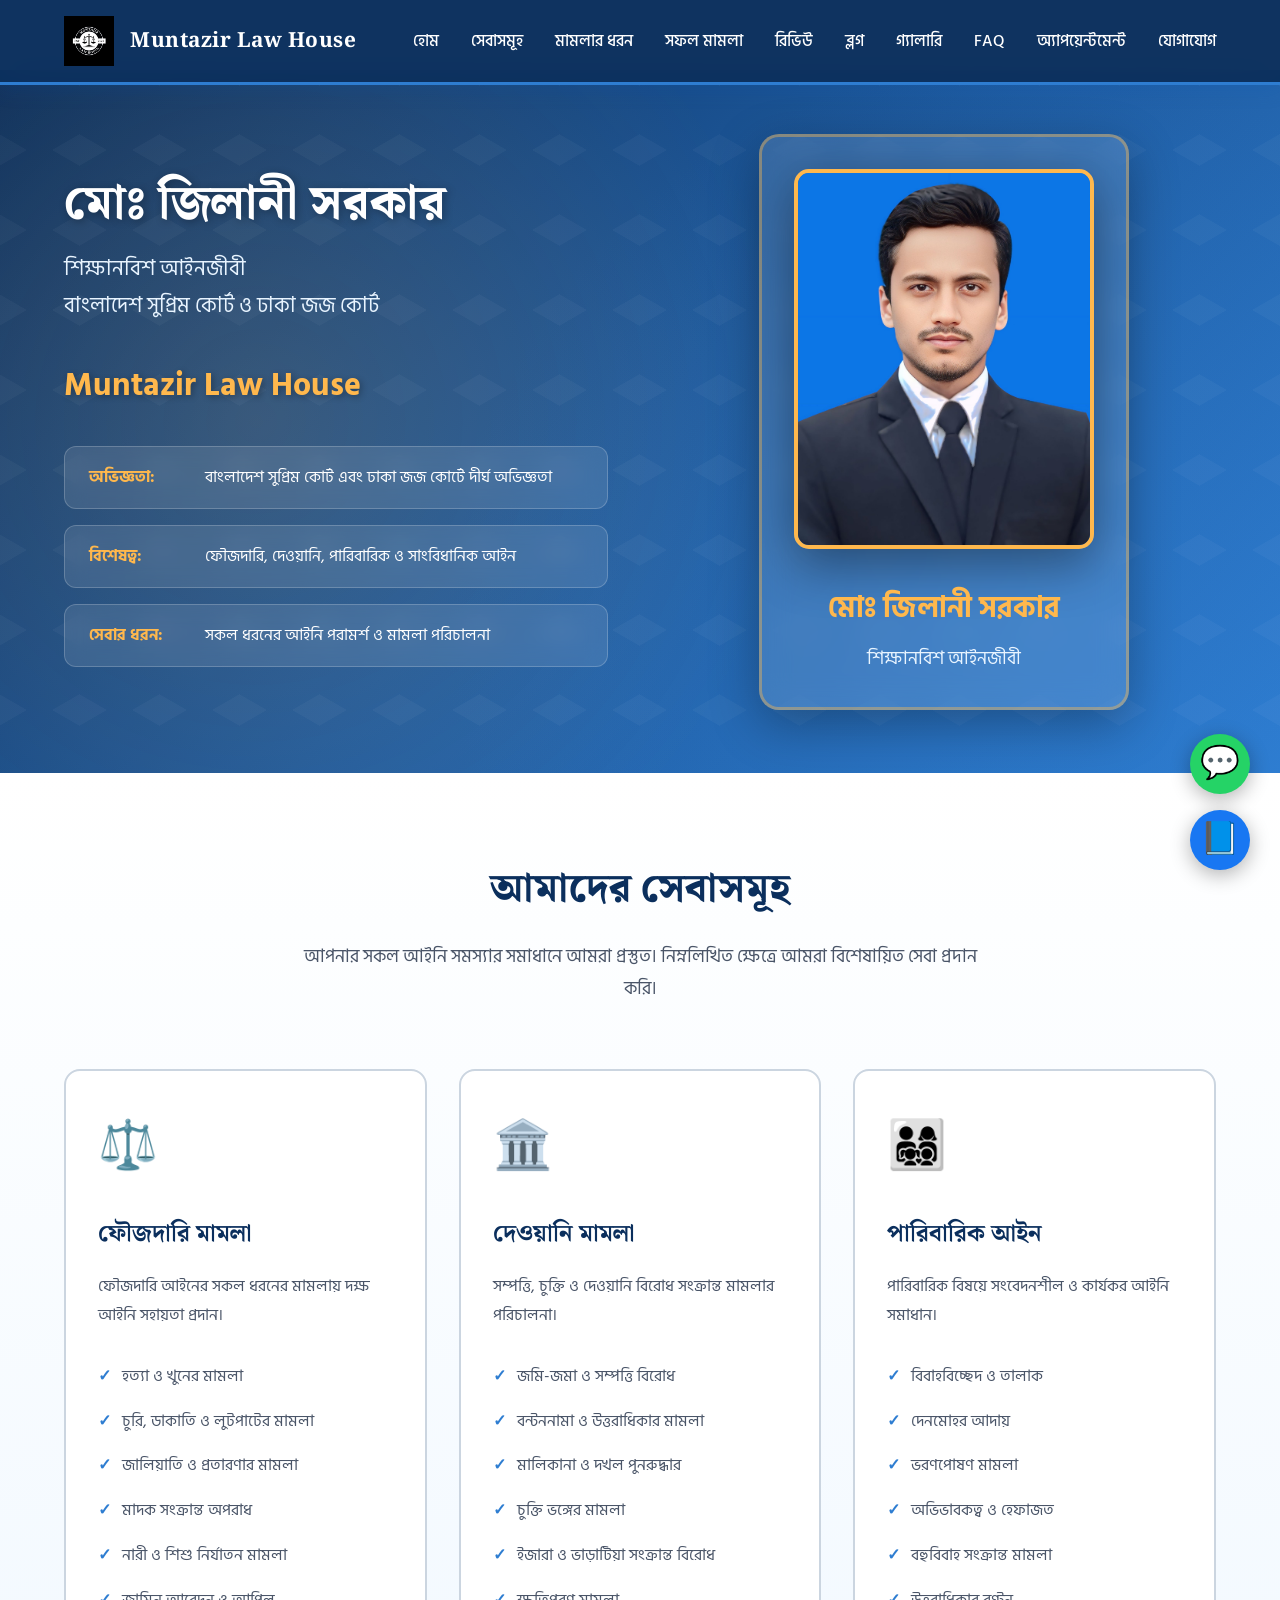
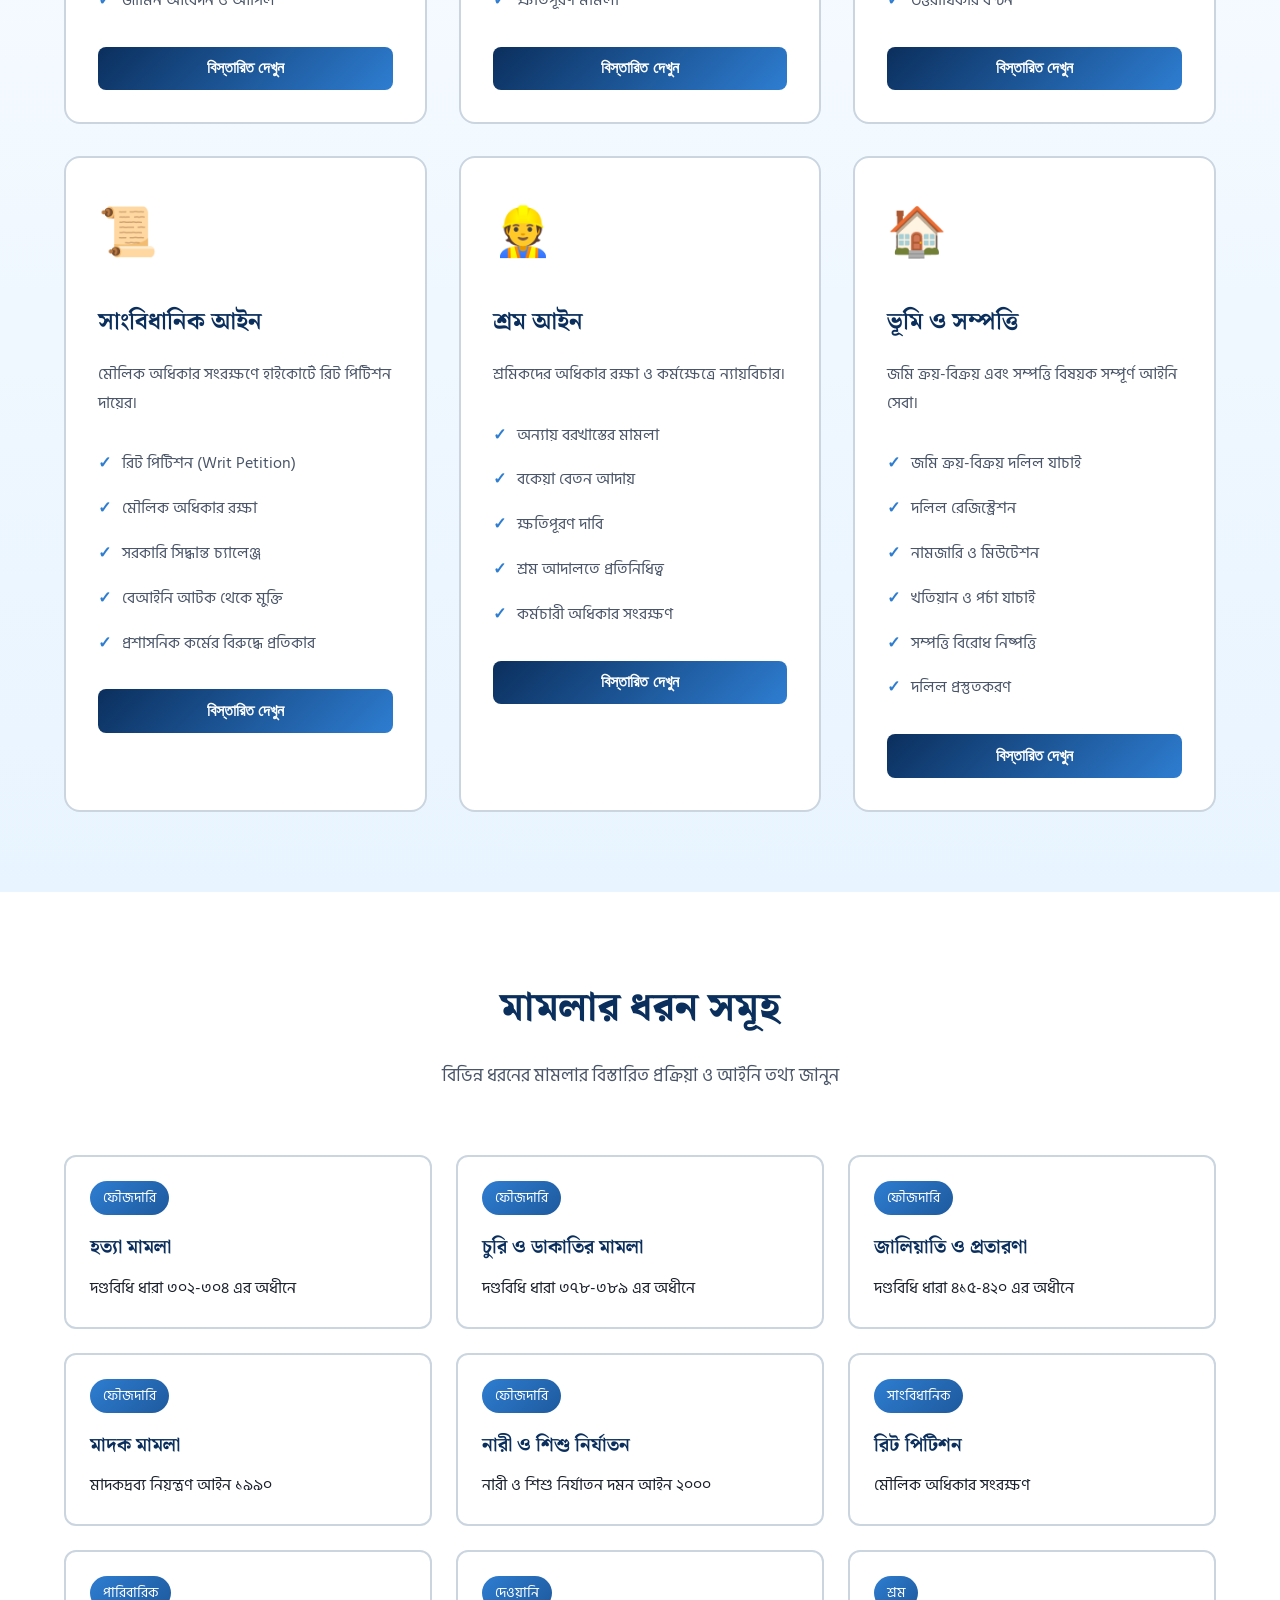
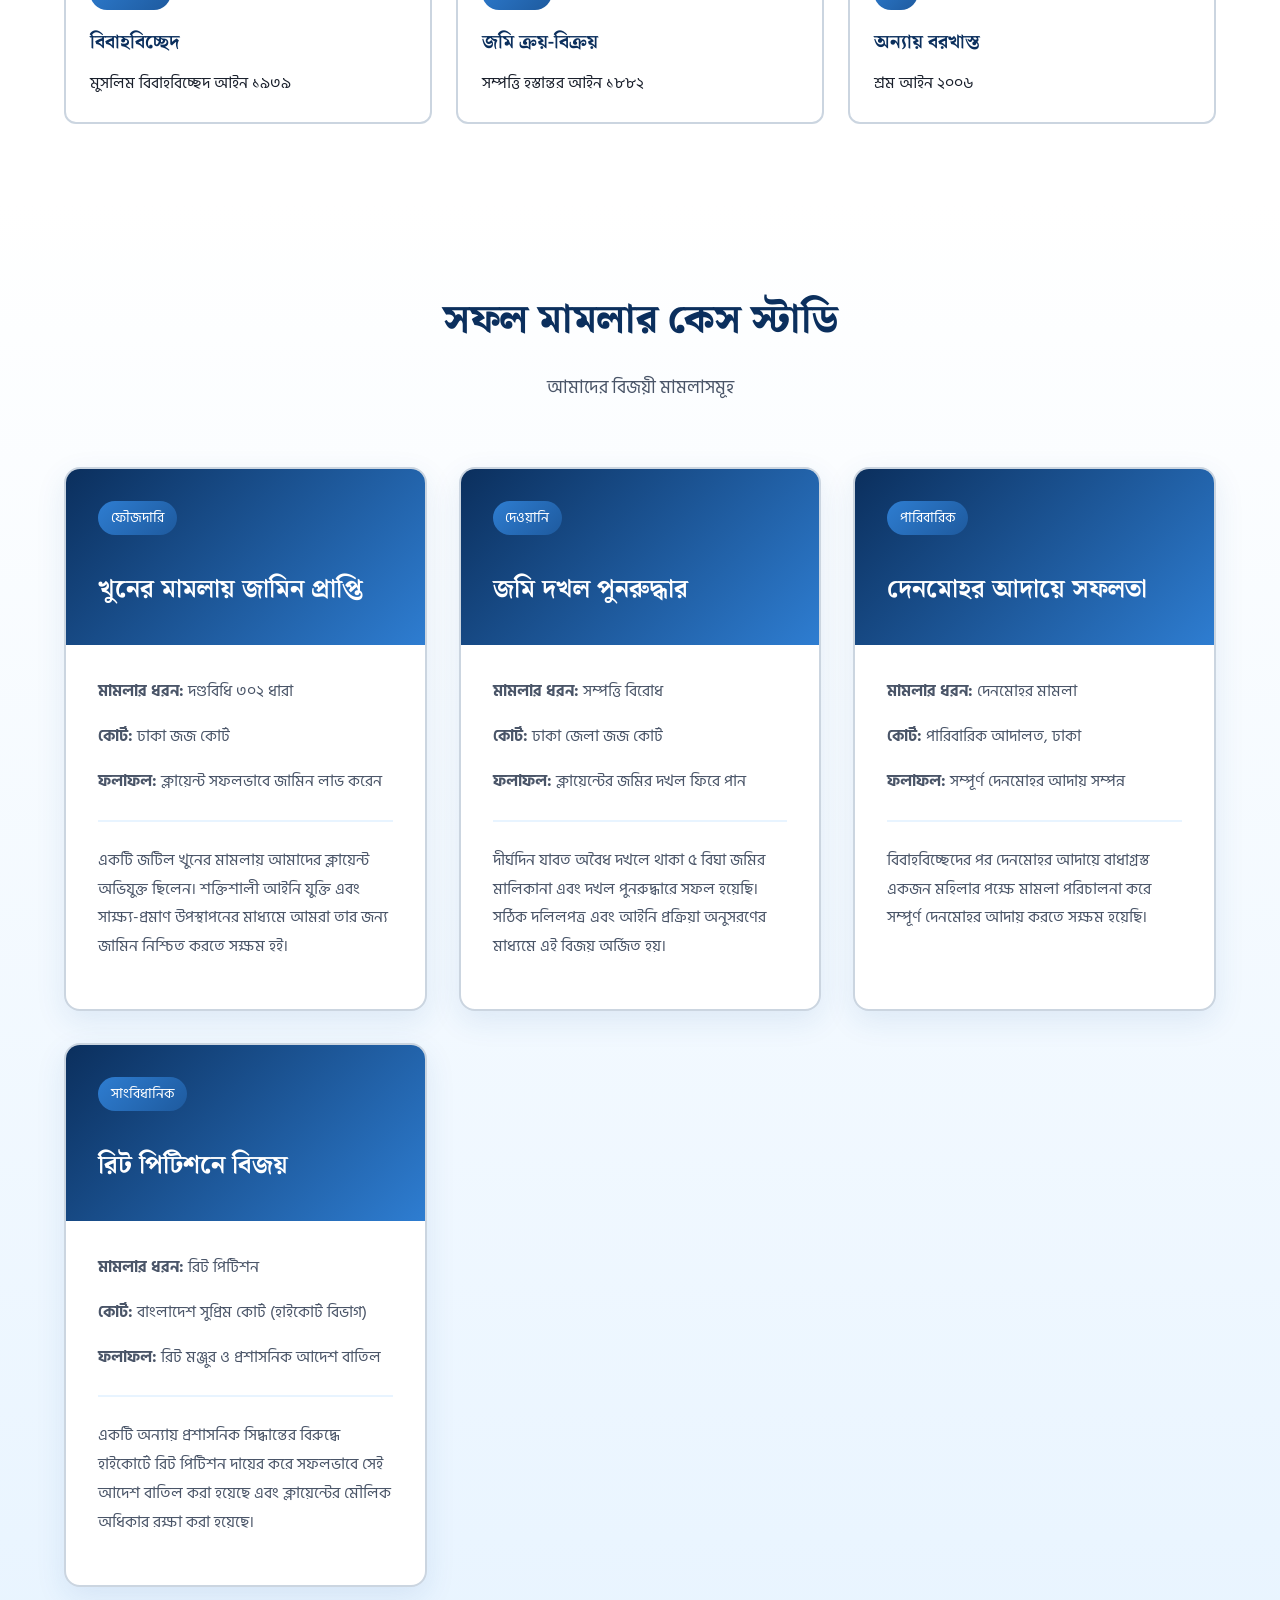
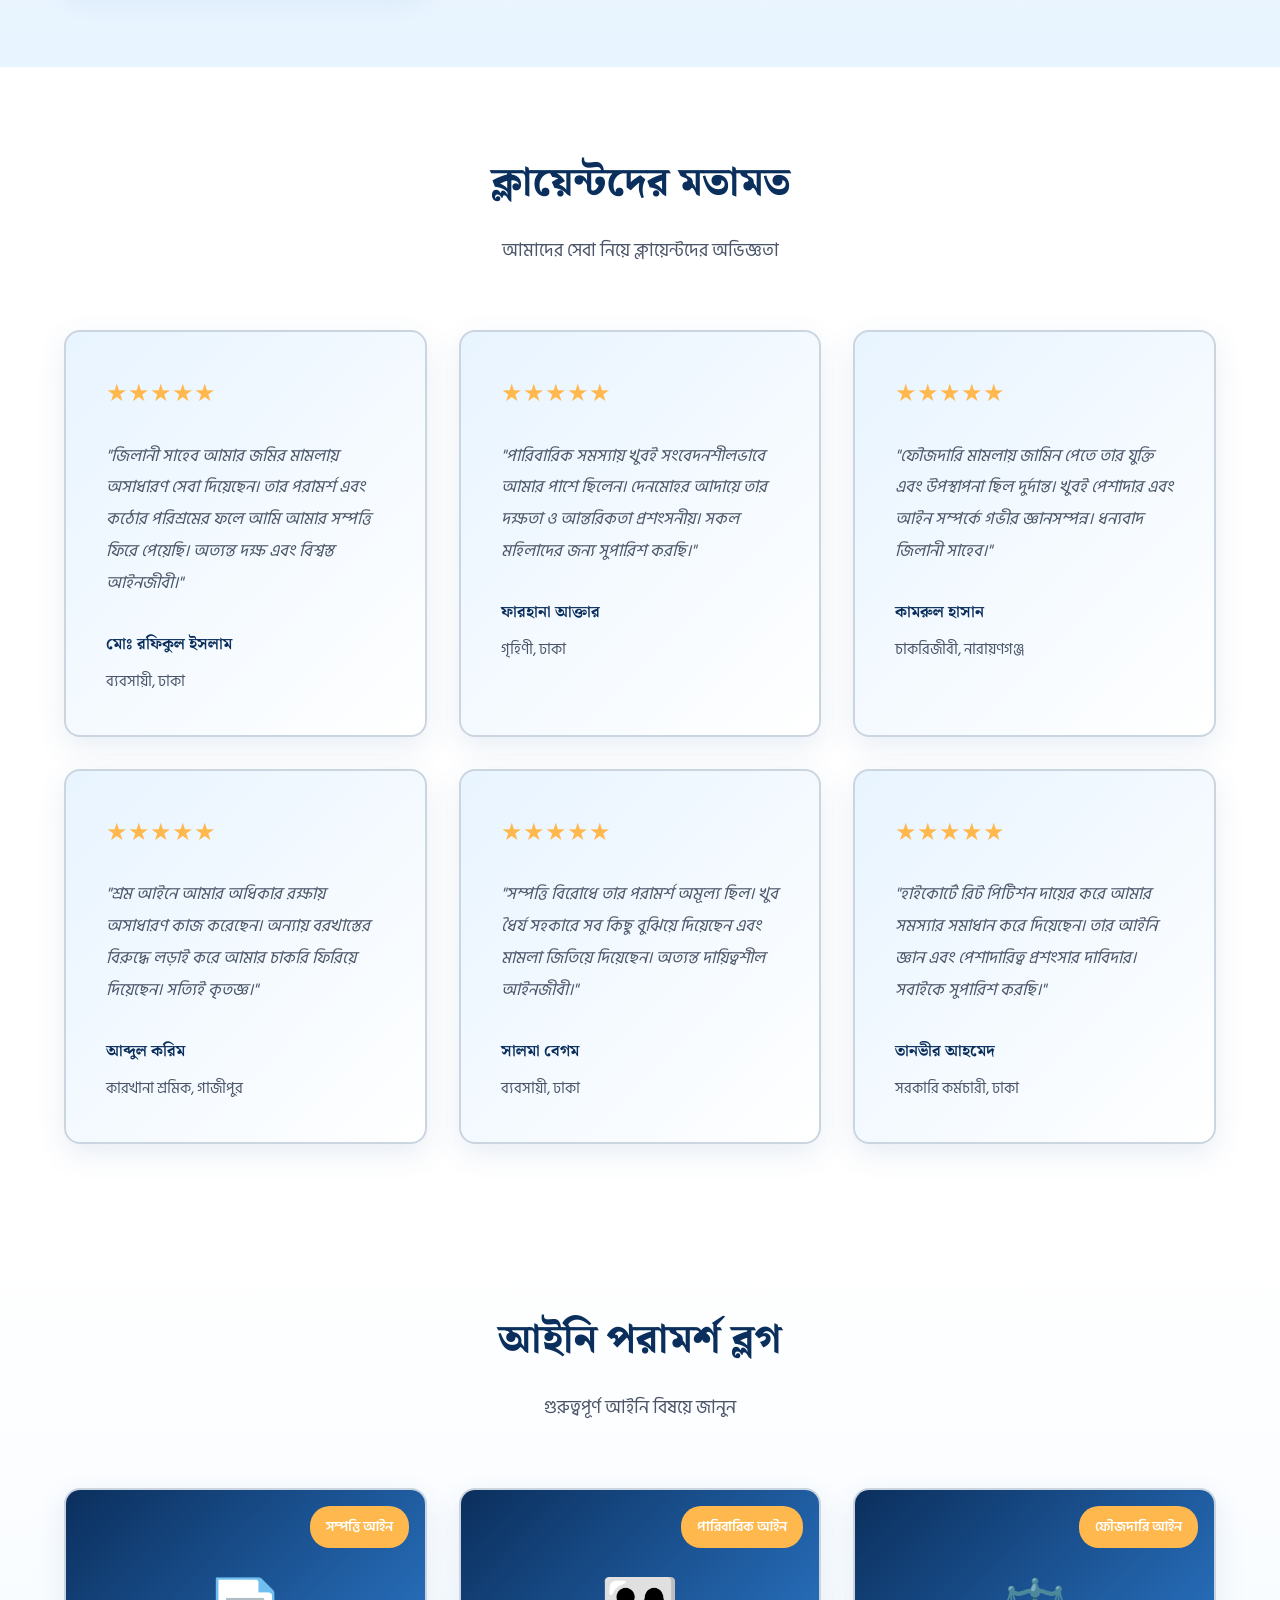
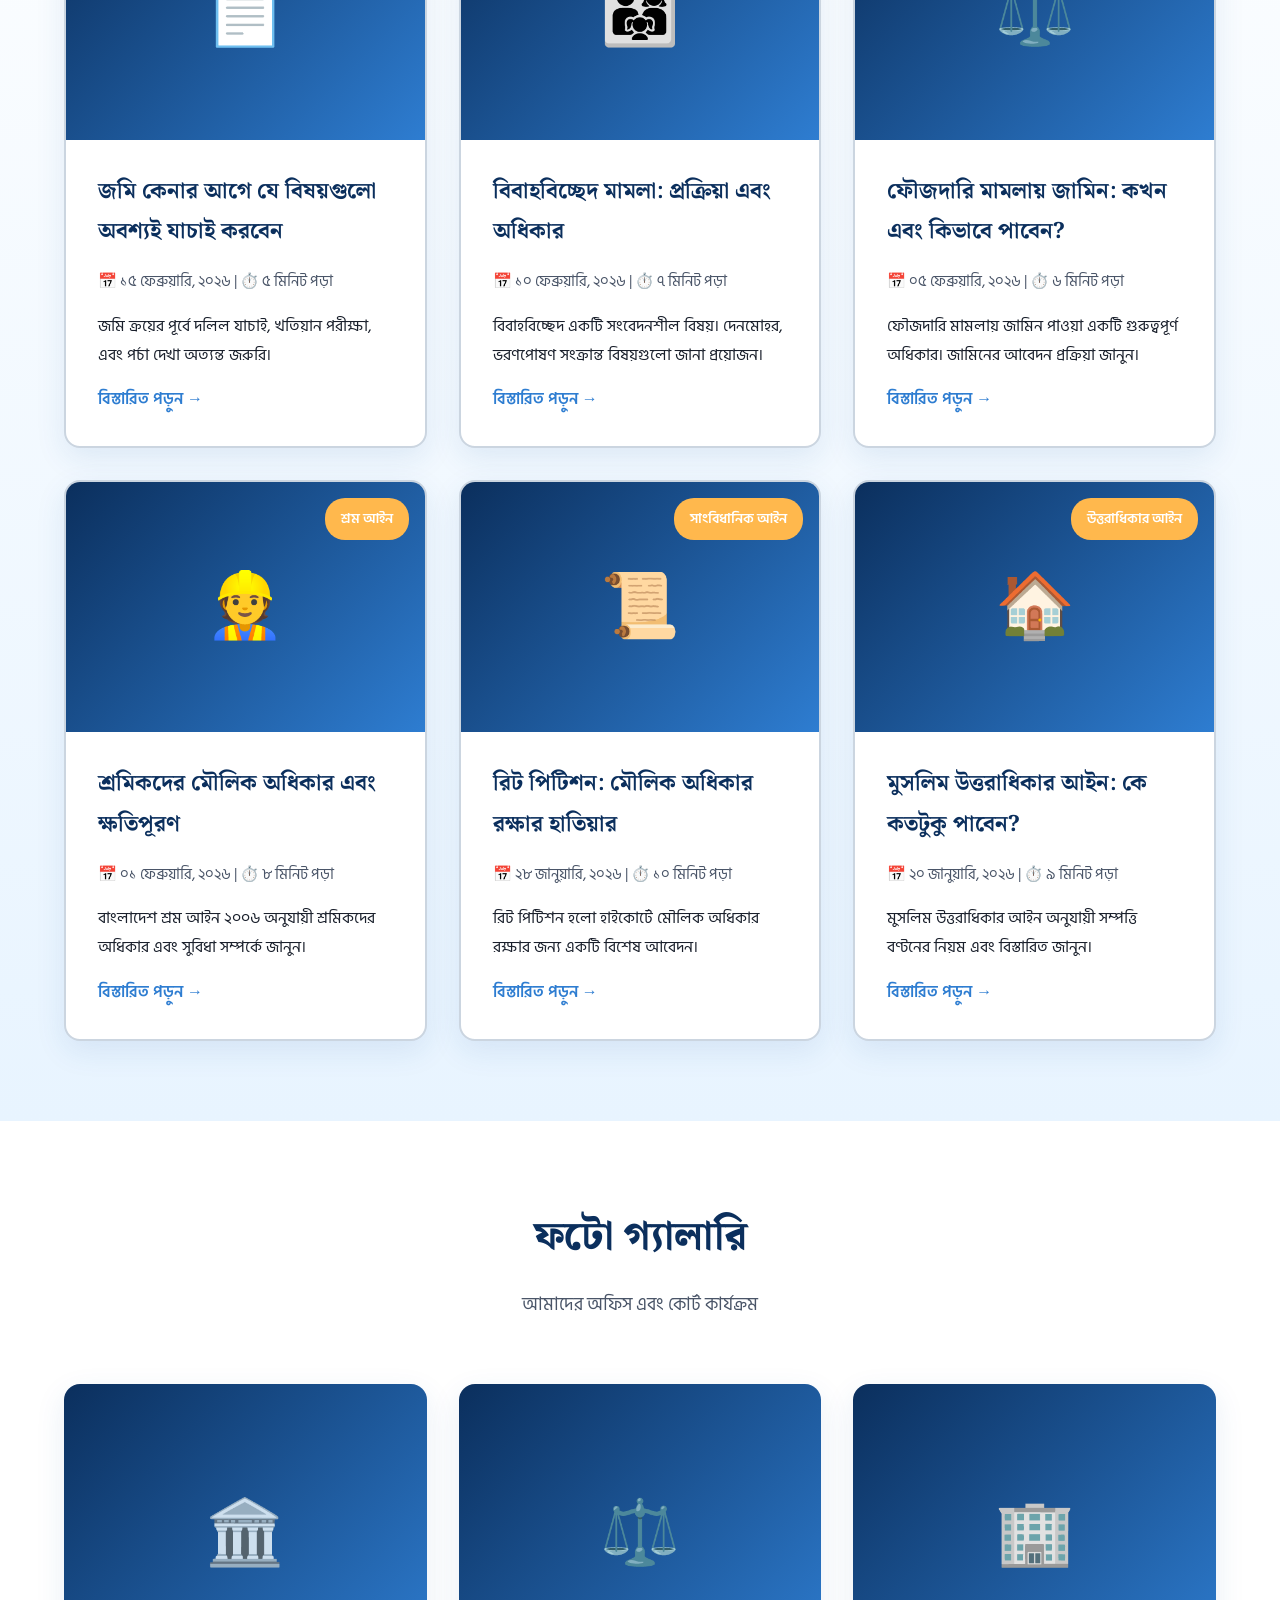
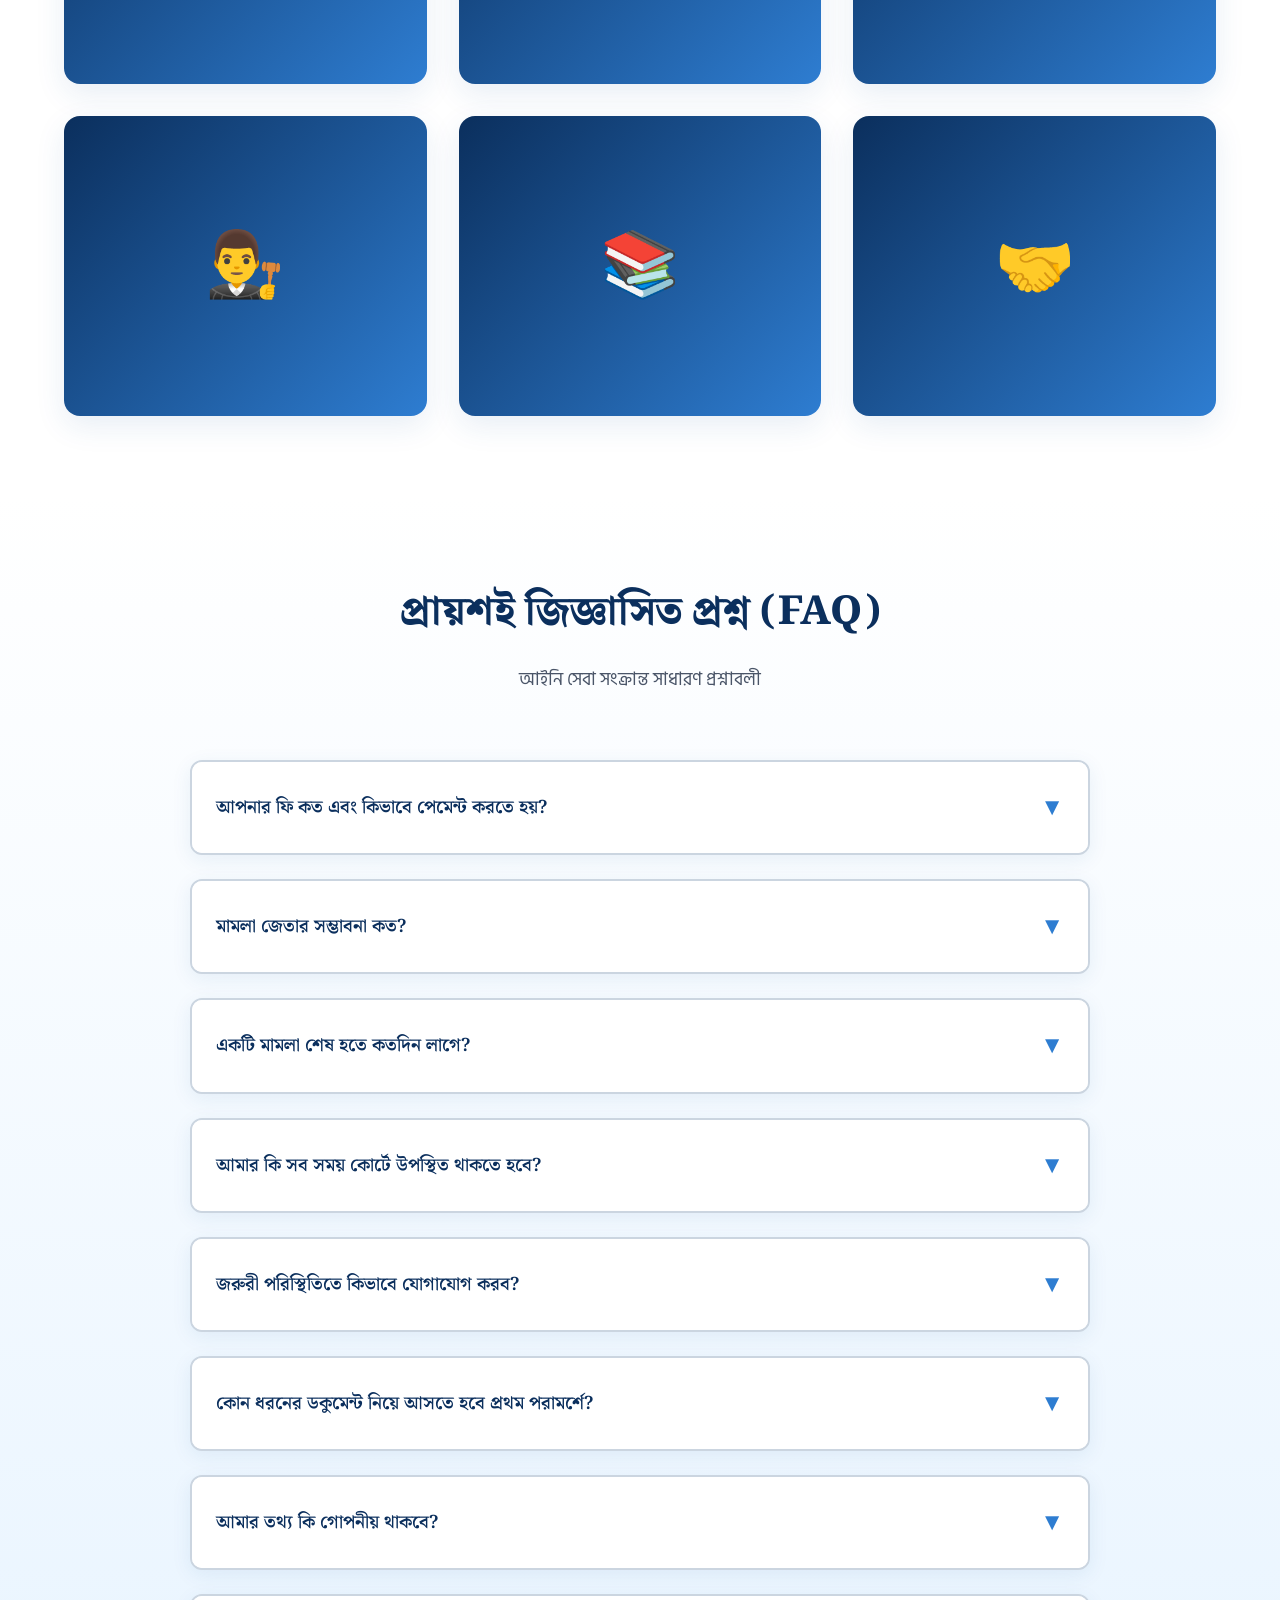
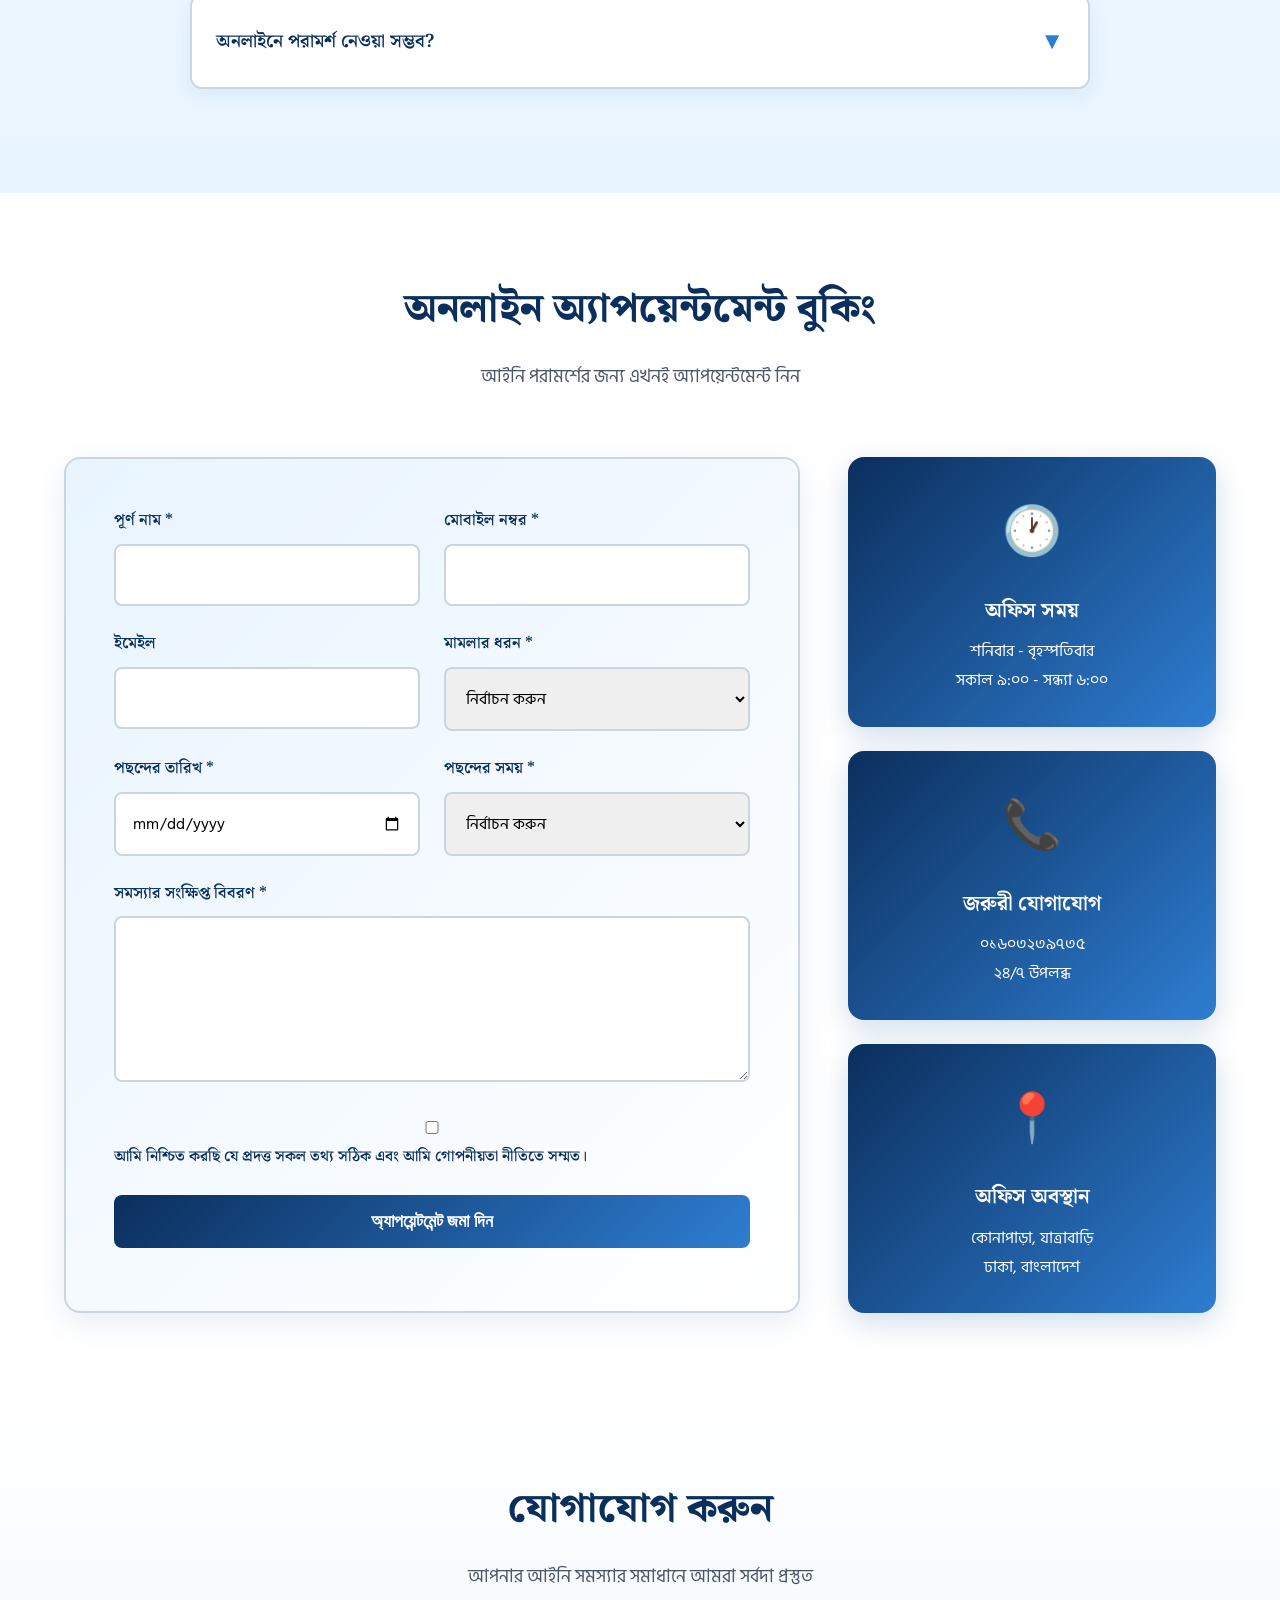
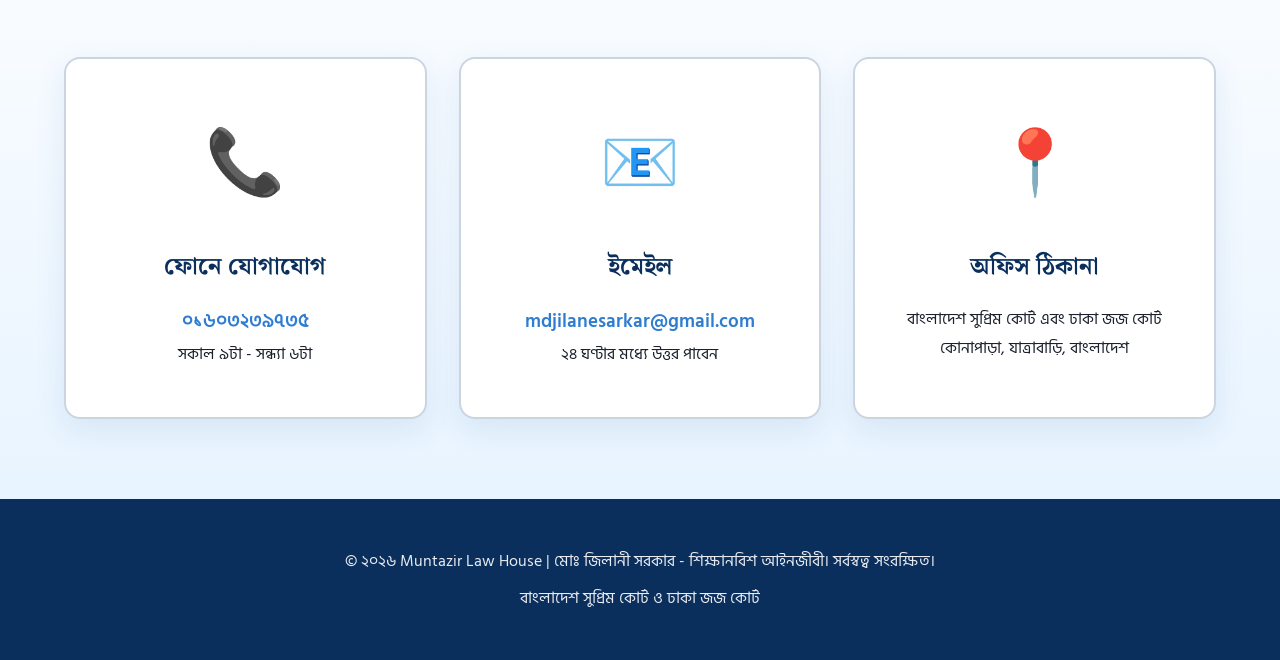
<file: index.html>
<!DOCTYPE html>
<html lang="bn">
<head>
    <meta charset="UTF-8">
    <meta name="viewport" content="width=device-width, initial-scale=1.0">
    <title>Muntazir Law House | MD. JILANE SARKAR | মোঃ জিলানী সরকার - শিক্ষানবিশ-আইনজীবী</title>
    <link href="https://fonts.googleapis.com/css2?family=Hind+Siliguri:wght@300;400;500;600;700&family=Noto+Serif+Bengali:wght@400;500;600;700;800&display=swap" rel="stylesheet">
    <style>
        * {
            margin: 0;
            padding: 0;
            box-sizing: border-box;
        }

        :root {
            --primary: #0B2F5D;
            --secondary: #1E5A9E;
            --accent: #2E7DD1;
            --gold: #FFB84D;
            --light-blue: #E8F4FF;
            --white: #ffffff;
            --dark-text: #1a202c;
            --gray: #4a5568;
            --border: #cbd5e0;
        }

        body {
            font-family: 'Hind Siliguri', 'Noto Serif Bengali', sans-serif;
            background: var(--white);
            color: var(--dark-text);
            line-height: 1.8;
            overflow-x: hidden;
        }

        /* Navigation */
        nav {
            position: fixed;
            top: 0;
            width: 100%;
            background: rgba(11, 47, 93, 0.98);
            backdrop-filter: blur(20px);
            padding: 1rem 5%;
            z-index: 1000;
            box-shadow: 0 4px 20px rgba(0, 87, 183, 0.15);
            border-bottom: 3px solid var(--accent);
        }

        .nav-container {
            max-width: 1400px;
            margin: 0 auto;
            display: flex;
            justify-content: space-between;
            align-items: center;
        }

        .logo-container {
            display: flex;
            align-items: center;
            gap: 1rem;
        }

        .logo-img {
            height: 50px;
            width: auto;
        }

        .logo-text {
            font-family: 'Noto Serif Bengali', serif;
            font-size: 1.3rem;
            font-weight: 700;
            color: var(--white);
            letter-spacing: 0.5px;
        }

        .nav-links {
            display: flex;
            gap: 2rem;
            list-style: none;
        }

        .nav-links a {
            color: var(--white);
            text-decoration: none;
            font-weight: 500;
            transition: all 0.3s ease;
            position: relative;
            padding: 0.5rem 0;
        }

        .nav-links a::after {
            content: '';
            position: absolute;
            bottom: 0;
            left: 0;
            width: 0;
            height: 2px;
            background: var(--gold);
            transition: width 0.3s ease;
        }

        .nav-links a:hover::after {
            width: 100%;
        }

        .nav-links a:hover {
            color: var(--gold);
        }

        /* Hero Section */
        .hero {
            margin-top: 70px;
            background: linear-gradient(135deg, #0B2F5D 0%, #1E5A9E 50%, #2E7DD1 100%);
            color: var(--white);
            padding: 4rem 5%;
            position: relative;
            overflow: hidden;
        }

        .hero::before {
            content: '';
            position: absolute;
            top: 0;
            left: 0;
            right: 0;
            bottom: 0;
            background: 
                radial-gradient(circle at 20% 50%, rgba(255, 184, 77, 0.15) 0%, transparent 50%),
                radial-gradient(circle at 80% 80%, rgba(46, 125, 209, 0.2) 0%, transparent 50%);
            pointer-events: none;
        }

        .hero::after {
            content: '';
            position: absolute;
            top: 0;
            left: 0;
            right: 0;
            bottom: 0;
            background-image: 
                linear-gradient(30deg, rgba(255, 255, 255, 0.03) 12%, transparent 12.5%, transparent 87%, rgba(255, 255, 255, 0.03) 87.5%, rgba(255, 255, 255, 0.03)),
                linear-gradient(150deg, rgba(255, 255, 255, 0.03) 12%, transparent 12.5%, transparent 87%, rgba(255, 255, 255, 0.03) 87.5%, rgba(255, 255, 255, 0.03));
            background-size: 80px 80px;
            pointer-events: none;
        }

        .hero-content {
            max-width: 1400px;
            margin: 0 auto;
            display: grid;
            grid-template-columns: 1fr 1fr;
            gap: 4rem;
            align-items: center;
            position: relative;
            z-index: 2;
        }

        .hero-text h1 {
            font-family: 'Noto Serif Bengali', serif;
            font-size: 3rem;
            font-weight: 800;
            margin-bottom: 1rem;
            color: var(--white);
            line-height: 1.2;
            text-shadow: 2px 2px 8px rgba(0, 0, 0, 0.3);
        }

        .hero-text .subtitle {
            font-size: 1.3rem;
            margin-bottom: 2rem;
            color: var(--light-blue);
            font-weight: 400;
        }

        .hero-text .company-name {
            font-size: 2rem;
            color: var(--gold);
            font-weight: 700;
            margin-bottom: 1.5rem;
            text-shadow: 2px 2px 6px rgba(0, 0, 0, 0.3);
        }

        .hero-info {
            display: flex;
            flex-direction: column;
            gap: 1rem;
            margin-top: 2rem;
        }

        .hero-info-item {
            display: flex;
            align-items: center;
            gap: 1rem;
            background: rgba(255, 255, 255, 0.1);
            padding: 1rem 1.5rem;
            border-radius: 12px;
            border: 1px solid rgba(255, 255, 255, 0.2);
            backdrop-filter: blur(10px);
            transition: all 0.3s ease;
        }

        .hero-info-item:hover {
            background: rgba(255, 255, 255, 0.15);
            transform: translateX(10px);
        }

        .hero-info-item strong {
            color: var(--gold);
            min-width: 100px;
        }

        .profile-section {
            display: flex;
            justify-content: center;
            align-items: center;
        }

        .profile-card {
            background: rgba(255, 255, 255, 0.12);
            border-radius: 20px;
            padding: 2rem;
            text-align: center;
            border: 3px solid rgba(255, 184, 77, 0.4);
            backdrop-filter: blur(15px);
            box-shadow: 0 15px 50px rgba(0, 0, 0, 0.3);
        }

        .profile-image {
            width: 300px;
            height: 380px;
            border-radius: 15px;
            object-fit: cover;
            object-position: center top;
            border: 4px solid var(--gold);
            box-shadow: 0 15px 50px rgba(0, 0, 0, 0.4);
            margin-bottom: 1.5rem;
        }

        .profile-name {
            font-size: 1.8rem;
            font-weight: 700;
            color: var(--gold);
            margin-bottom: 0.5rem;
        }

        .profile-title {
            font-size: 1.1rem;
            color: var(--light-blue);
        }

        /* Services Section */
        .services {
            padding: 5rem 5%;
            background: linear-gradient(180deg, var(--white) 0%, var(--light-blue) 100%);
        }

        .section-title {
            text-align: center;
            font-family: 'Noto Serif Bengali', serif;
            font-size: 2.5rem;
            font-weight: 800;
            color: var(--primary);
            margin-bottom: 1rem;
        }

        .section-subtitle {
            text-align: center;
            font-size: 1.1rem;
            color: var(--gray);
            margin-bottom: 4rem;
            max-width: 700px;
            margin-left: auto;
            margin-right: auto;
        }

        .services-grid {
            max-width: 1400px;
            margin: 0 auto;
            display: grid;
            grid-template-columns: repeat(auto-fit, minmax(350px, 1fr));
            gap: 2rem;
        }

        .service-card {
            background: var(--white);
            border: 2px solid var(--border);
            border-radius: 16px;
            padding: 2rem;
            transition: all 0.4s ease;
            cursor: pointer;
            position: relative;
            overflow: hidden;
        }

        .service-card::before {
            content: '';
            position: absolute;
            top: 0;
            left: 0;
            width: 100%;
            height: 4px;
            background: linear-gradient(90deg, var(--accent), var(--secondary));
            transform: scaleX(0);
            transition: transform 0.4s ease;
        }

        .service-card:hover::before {
            transform: scaleX(1);
        }

        .service-card:hover {
            transform: translateY(-8px);
            box-shadow: 0 20px 50px rgba(30, 90, 158, 0.2);
            border-color: var(--accent);
        }

        .service-icon {
            font-size: 3rem;
            margin-bottom: 1.5rem;
        }

        .service-card h3 {
            font-family: 'Noto Serif Bengali', serif;
            font-size: 1.5rem;
            color: var(--primary);
            margin-bottom: 1rem;
            font-weight: 700;
        }

        .service-card p {
            color: var(--gray);
            line-height: 1.8;
            margin-bottom: 1.5rem;
        }

        .service-features {
            list-style: none;
            margin: 1.5rem 0;
        }

        .service-features li {
            padding: 0.5rem 0;
            color: var(--gray);
            position: relative;
            padding-left: 1.5rem;
        }

        .service-features li::before {
            content: '✓';
            position: absolute;
            left: 0;
            color: var(--accent);
            font-weight: bold;
        }

        .view-details-btn {
            background: linear-gradient(135deg, var(--primary), var(--accent));
            color: var(--white);
            border: none;
            padding: 0.8rem 1.5rem;
            border-radius: 8px;
            font-size: 1rem;
            cursor: pointer;
            transition: all 0.3s ease;
            font-weight: 600;
            width: 100%;
        }

        .view-details-btn:hover {
            transform: scale(1.02);
            box-shadow: 0 10px 30px rgba(30, 90, 158, 0.3);
        }

        /* Case Types Section */
        .case-types {
            padding: 5rem 5%;
            background: var(--white);
        }

        .case-grid {
            max-width: 1400px;
            margin: 0 auto;
            display: grid;
            grid-template-columns: repeat(auto-fit, minmax(300px, 1fr));
            gap: 1.5rem;
        }

        .case-card {
            background: var(--white);
            border-radius: 12px;
            padding: 1.5rem;
            transition: all 0.3s ease;
            cursor: pointer;
            border: 2px solid var(--border);
        }

        .case-card:hover {
            transform: translateY(-5px);
            box-shadow: 0 15px 40px rgba(30, 90, 158, 0.15);
            border-color: var(--accent);
        }

        .case-card h4 {
            font-family: 'Noto Serif Bengali', serif;
            font-size: 1.2rem;
            color: var(--primary);
            margin-bottom: 0.5rem;
            font-weight: 700;
        }

        .case-type-badge {
            display: inline-block;
            background: linear-gradient(135deg, var(--accent), var(--secondary));
            color: var(--white);
            padding: 0.3rem 0.8rem;
            border-radius: 20px;
            font-size: 0.85rem;
            margin-bottom: 1rem;
        }

        /* New Sections */
        
        /* Case Studies */
        .case-studies {
            padding: 5rem 5%;
            background: linear-gradient(180deg, var(--white) 0%, var(--light-blue) 100%);
        }

        .case-studies-grid {
            max-width: 1400px;
            margin: 0 auto;
            display: grid;
            grid-template-columns: repeat(auto-fit, minmax(350px, 1fr));
            gap: 2rem;
        }

        .case-study-card {
            background: var(--white);
            border-radius: 16px;
            overflow: hidden;
            box-shadow: 0 10px 30px rgba(30, 90, 158, 0.1);
            transition: all 0.4s ease;
            border: 2px solid var(--border);
        }

        .case-study-card:hover {
            transform: translateY(-8px);
            box-shadow: 0 20px 50px rgba(30, 90, 158, 0.2);
            border-color: var(--accent);
        }

        .case-study-header {
            background: linear-gradient(135deg, var(--primary), var(--accent));
            color: var(--white);
            padding: 2rem;
        }

        .case-study-header h3 {
            font-family: 'Noto Serif Bengali', serif;
            font-size: 1.6rem;
            font-weight: 700;
            margin-top: 1rem;
        }

        .case-study-body {
            padding: 2rem;
        }

        .case-study-body p {
            margin-bottom: 1rem;
            color: var(--gray);
            line-height: 1.8;
        }

        .case-description {
            margin-top: 1.5rem;
            padding-top: 1.5rem;
            border-top: 2px solid var(--light-blue);
            color: var(--dark-text);
            line-height: 1.9;
        }

        /* Testimonials */
        .testimonials {
            padding: 5rem 5%;
            background: var(--white);
        }

        .testimonials-grid {
            max-width: 1400px;
            margin: 0 auto;
            display: grid;
            grid-template-columns: repeat(auto-fit, minmax(350px, 1fr));
            gap: 2rem;
        }

        .testimonial-card {
            background: linear-gradient(135deg, var(--light-blue), var(--white));
            padding: 2.5rem;
            border-radius: 16px;
            box-shadow: 0 10px 30px rgba(30, 90, 158, 0.1);
            transition: all 0.4s ease;
            border: 2px solid var(--border);
        }

        .testimonial-card:hover {
            transform: translateY(-8px);
            box-shadow: 0 20px 50px rgba(30, 90, 158, 0.2);
            border-color: var(--accent);
        }

        .rating {
            color: var(--gold);
            font-size: 1.5rem;
            margin-bottom: 1.5rem;
        }

        .testimonial-text {
            font-style: italic;
            color: var(--gray);
            margin-bottom: 2rem;
            line-height: 1.9;
            font-size: 1.05rem;
        }

        .testimonial-author h4 {
            font-family: 'Noto Serif Bengali', serif;
            color: var(--primary);
            margin-bottom: 0.5rem;
            font-weight: 700;
        }

        .testimonial-author p {
            color: var(--gray);
            font-size: 0.95rem;
        }

        /* Blog */
        .blog {
            padding: 5rem 5%;
            background: linear-gradient(180deg, var(--white) 0%, var(--light-blue) 100%);
        }

        .blog-grid {
            max-width: 1400px;
            margin: 0 auto;
            display: grid;
            grid-template-columns: repeat(auto-fit, minmax(350px, 1fr));
            gap: 2rem;
        }

        .blog-card {
            background: var(--white);
            border-radius: 16px;
            overflow: hidden;
            box-shadow: 0 10px 30px rgba(30, 90, 158, 0.1);
            transition: all 0.4s ease;
            border: 2px solid var(--border);
        }

        .blog-card:hover {
            transform: translateY(-8px);
            box-shadow: 0 20px 50px rgba(30, 90, 158, 0.2);
            border-color: var(--accent);
        }

        .blog-image {
            height: 250px;
            background: linear-gradient(135deg, var(--primary), var(--accent));
            display: flex;
            align-items: center;
            justify-content: center;
            font-size: 4rem;
            position: relative;
        }

        .blog-category {
            position: absolute;
            top: 1rem;
            right: 1rem;
            background: var(--gold);
            color: var(--white);
            padding: 0.5rem 1rem;
            border-radius: 20px;
            font-size: 0.9rem;
            font-weight: 600;
        }

        .blog-content {
            padding: 2rem;
        }

        .blog-content h3 {
            font-family: 'Noto Serif Bengali', serif;
            color: var(--primary);
            margin-bottom: 1rem;
            font-size: 1.4rem;
            font-weight: 700;
        }

        .blog-meta {
            color: var(--gray);
            font-size: 0.95rem;
            margin-bottom: 1rem;
        }

        .blog-link {
            color: var(--accent);
            text-decoration: none;
            font-weight: 600;
            display: inline-block;
            margin-top: 1rem;
        }

        .blog-link:hover {
            color: var(--primary);
        }

        /* Gallery */
        .gallery {
            padding: 5rem 5%;
            background: var(--white);
        }

        .gallery-grid {
            max-width: 1400px;
            margin: 0 auto;
            display: grid;
            grid-template-columns: repeat(auto-fit, minmax(350px, 1fr));
            gap: 2rem;
        }

        .gallery-item {
            height: 300px;
            background: linear-gradient(135deg, var(--primary), var(--accent));
            border-radius: 16px;
            overflow: hidden;
            position: relative;
            cursor: pointer;
            display: flex;
            align-items: center;
            justify-content: center;
            font-size: 4rem;
            box-shadow: 0 10px 30px rgba(30, 90, 158, 0.1);
            transition: all 0.4s ease;
        }

        .gallery-item:hover {
            transform: scale(1.05);
            box-shadow: 0 20px 50px rgba(30, 90, 158, 0.3);
        }

        .gallery-overlay {
            position: absolute;
            bottom: 0;
            left: 0;
            right: 0;
            background: linear-gradient(to top, rgba(0,0,0,0.9), transparent);
            color: var(--white);
            padding: 2rem;
            transform: translateY(100%);
            transition: transform 0.3s ease;
        }

        .gallery-item:hover .gallery-overlay {
            transform: translateY(0);
        }

        .gallery-overlay h4 {
            font-family: 'Noto Serif Bengali', serif;
            font-size: 1.3rem;
            font-weight: 700;
        }

        /* FAQ */
        .faq {
            padding: 5rem 5%;
            background: linear-gradient(180deg, var(--white) 0%, var(--light-blue) 100%);
        }

        .faq-container {
            max-width: 900px;
            margin: 0 auto;
        }

        .faq-item {
            background: var(--white);
            margin-bottom: 1.5rem;
            border-radius: 12px;
            overflow: hidden;
            box-shadow: 0 5px 20px rgba(30, 90, 158, 0.08);
            border: 2px solid var(--border);
            transition: all 0.3s ease;
        }

        .faq-item:hover {
            border-color: var(--accent);
        }

        .faq-question {
            padding: 1.5rem;
            cursor: pointer;
            display: flex;
            justify-content: space-between;
            align-items: center;
            background: var(--white);
            transition: background 0.3s ease;
        }

        .faq-question:hover {
            background: var(--light-blue);
        }

        .faq-question h3 {
            font-family: 'Noto Serif Bengali', serif;
            color: var(--primary);
            font-size: 1.15rem;
            font-weight: 600;
            margin: 0;
            flex: 1;
        }

        .faq-arrow {
            font-size: 1.5rem;
            color: var(--accent);
            transition: transform 0.3s ease;
            margin-left: 1rem;
        }

        .faq-item.active .faq-arrow {
            transform: rotate(180deg);
        }

        .faq-answer {
            max-height: 0;
            overflow: hidden;
            transition: max-height 0.3s ease-out, padding 0.3s;
            padding: 0 1.5rem;
        }

        .faq-item.active .faq-answer {
            max-height: 500px;
            padding: 1.5rem;
            border-top: 2px solid var(--light-blue);
        }

        .faq-answer p {
            color: var(--gray);
            line-height: 1.8;
        }

        /* Appointment */
        .appointment {
            padding: 5rem 5%;
            background: var(--white);
        }

        .appointment-container {
            max-width: 1200px;
            margin: 0 auto;
            display: grid;
            grid-template-columns: 2fr 1fr;
            gap: 3rem;
        }

        .appointment-form {
            background: linear-gradient(135deg, var(--light-blue), var(--white));
            padding: 3rem;
            border-radius: 16px;
            box-shadow: 0 10px 30px rgba(30, 90, 158, 0.1);
            border: 2px solid var(--border);
        }

        .form-row {
            display: grid;
            grid-template-columns: 1fr 1fr;
            gap: 1.5rem;
        }

        .form-group {
            margin-bottom: 1.5rem;
        }

        .form-group label {
            display: block;
            margin-bottom: 0.5rem;
            color: var(--primary);
            font-weight: 600;
            font-family: 'Noto Serif Bengali', serif;
        }

        .form-group input,
        .form-group select,
        .form-group textarea {
            width: 100%;
            padding: 1rem;
            border: 2px solid var(--border);
            border-radius: 8px;
            font-size: 1rem;
            font-family: 'Hind Siliguri', sans-serif;
            transition: border-color 0.3s ease;
        }

        .form-group input:focus,
        .form-group select:focus,
        .form-group textarea:focus {
            outline: none;
            border-color: var(--accent);
        }

        .checkbox-label {
            display: flex;
            align-items: start;
            gap: 0.8rem;
            font-size: 0.95rem;
            color: var(--gray);
        }

        .btn-submit {
            background: linear-gradient(135deg, var(--primary), var(--accent));
            color: var(--white);
            border: none;
            padding: 1rem 2rem;
            border-radius: 8px;
            cursor: pointer;
            font-size: 1.1rem;
            font-weight: 600;
            width: 100%;
            transition: all 0.3s ease;
        }

        .btn-submit:hover {
            transform: scale(1.02);
            box-shadow: 0 10px 30px rgba(30, 90, 158, 0.3);
        }

        .info-cards {
            display: flex;
            flex-direction: column;
            gap: 1.5rem;
        }

        .info-card {
            background: linear-gradient(135deg, var(--primary), var(--accent));
            color: var(--white);
            padding: 2rem;
            border-radius: 16px;
            text-align: center;
            box-shadow: 0 10px 30px rgba(30, 90, 158, 0.2);
        }

        .info-card-icon {
            font-size: 3rem;
            margin-bottom: 1rem;
        }

        .info-card h3 {
            font-family: 'Noto Serif Bengali', serif;
            margin-bottom: 0.5rem;
            font-size: 1.3rem;
        }

        /* Contact */
        .contact {
            padding: 5rem 5%;
            background: linear-gradient(180deg, var(--white) 0%, var(--light-blue) 100%);
        }

        .contact-grid {
            max-width: 1400px;
            margin: 0 auto;
            display: grid;
            grid-template-columns: repeat(auto-fit, minmax(300px, 1fr));
            gap: 2rem;
        }

        .contact-card {
            background: var(--white);
            padding: 3rem;
            border-radius: 16px;
            text-align: center;
            box-shadow: 0 10px 30px rgba(30, 90, 158, 0.1);
            border: 2px solid var(--border);
            transition: all 0.4s ease;
        }

        .contact-card:hover {
            transform: translateY(-8px);
            box-shadow: 0 20px 50px rgba(30, 90, 158, 0.2);
            border-color: var(--accent);
        }

        .contact-icon {
            font-size: 4rem;
            margin-bottom: 1.5rem;
        }

        .contact-card h3 {
            font-family: 'Noto Serif Bengali', serif;
            color: var(--primary);
            margin-bottom: 1rem;
            font-size: 1.5rem;
            font-weight: 700;
        }

        .contact-card a {
            color: var(--accent);
            text-decoration: none;
            font-weight: 600;
            font-size: 1.2rem;
        }

        .contact-card a:hover {
            color: var(--primary);
        }

        /* Footer */
        .footer {
            background: var(--primary);
            color: var(--white);
            text-align: center;
            padding: 2.5rem 5%;
        }

        .footer p {
            margin: 0.5rem 0;
            opacity: 0.9;
        }

        /* Floating Buttons */
        .floating-buttons {
            position: fixed;
            bottom: 30px;
            right: 30px;
            display: flex;
            flex-direction: column;
            gap: 1rem;
            z-index: 999;
        }

        .floating-btn {
            width: 60px;
            height: 60px;
            border-radius: 50%;
            display: flex;
            align-items: center;
            justify-content: center;
            font-size: 2rem;
            color: var(--white);
            text-decoration: none;
            box-shadow: 0 5px 20px rgba(0, 0, 0, 0.3);
            transition: all 0.3s ease;
        }

        .floating-btn:hover {
            transform: scale(1.1);
        }

        .whatsapp-btn {
            background: #25D366;
        }

        .whatsapp-btn:hover {
            background: #128C7E;
        }

        .facebook-btn {
            background: #1877F2;
        }

        .facebook-btn:hover {
            background: #145DBF;
        }

        .back-to-top {
            position: fixed;
            bottom: 30px;
            left: 30px;
            background: var(--primary);
            color: var(--white);
            width: 50px;
            height: 50px;
            border-radius: 50%;
            border: none;
            display: none;
            align-items: center;
            justify-content: center;
            font-size: 1.5rem;
            cursor: pointer;
            box-shadow: 0 5px 20px rgba(0, 0, 0, 0.3);
            z-index: 999;
            transition: all 0.3s ease;
        }

        .back-to-top.visible {
            display: flex;
        }

        .back-to-top:hover {
            background: var(--accent);
            transform: scale(1.1);
        }

        /* Responsive */
        @media (max-width: 968px) {
            .nav-links {
                display: none;
            }

            .hero-content {
                grid-template-columns: 1fr;
                text-align: center;
            }

            .hero-text h1 {
                font-size: 2.5rem;
            }

            .services-grid,
            .case-grid,
            .case-studies-grid,
            .testimonials-grid,
            .blog-grid,
            .gallery-grid {
                grid-template-columns: 1fr;
            }

            .appointment-container {
                grid-template-columns: 1fr;
            }

            .form-row {
                grid-template-columns: 1fr;
            }

            .floating-buttons {
                bottom: 20px;
                right: 20px;
            }

            .back-to-top {
                bottom: 20px;
                left: 20px;
            }
        }
    </style>
</head>
<body>
    <!-- Navigation -->
    <nav>
        <div class="nav-container">
            <div class="logo-container">
                <img src="logo.png" alt="Logo" class="logo-img">
                <span class="logo-text">Muntazir Law House</span>
            </div>
            <ul class="nav-links">
                <li><a href="#home">হোম</a></li>
                <li><a href="#services">সেবাসমূহ</a></li>
                <li><a href="#cases">মামলার ধরন</a></li>
                <li><a href="#case-studies">সফল মামলা</a></li>
                <li><a href="#testimonials">রিভিউ</a></li>
                <li><a href="#blog">ব্লগ</a></li>
                <li><a href="#gallery">গ্যালারি</a></li>
                <li><a href="#faq">FAQ</a></li>
                <li><a href="#appointment">অ্যাপয়েন্টমেন্ট</a></li>
                <li><a href="#contact">যোগাযোগ</a></li>
            </ul>
        </div>
    </nav>

    <!-- Hero Section -->
    <section id="home" class="hero">
        <div class="hero-content">
            <div class="hero-text">
                <h1>মোঃ জিলানী সরকার</h1>
                <p class="subtitle">শিক্ষানবিশ আইনজীবী<br>বাংলাদেশ সুপ্রিম কোর্ট ও ঢাকা জজ কোর্ট</p>
                <p class="company-name">Muntazir Law House</p>
                
                <div class="hero-info">
                    <div class="hero-info-item">
                        <strong>অভিজ্ঞতা:</strong>
                        <span>বাংলাদেশ সুপ্রিম কোর্ট এবং ঢাকা জজ কোর্টে দীর্ঘ অভিজ্ঞতা</span>
                    </div>
                    <div class="hero-info-item">
                        <strong>বিশেষত্ব:</strong>
                        <span>ফৌজদারি, দেওয়ানি, পারিবারিক ও সাংবিধানিক আইন</span>
                    </div>
                    <div class="hero-info-item">
                        <strong>সেবার ধরন:</strong>
                        <span>সকল ধরনের আইনি পরামর্শ ও মামলা পরিচালনা</span>
                    </div>
                </div>
            </div>

            <div class="profile-section">
                <div class="profile-card">
                    <img src="1766906066155.jpg" alt="মোঃ জিলানী সরকার" class="profile-image">
                    <div class="profile-name">মোঃ জিলানী সরকার</div>
                    <div class="profile-title">শিক্ষানবিশ আইনজীবী</div>
                </div>
            </div>
        </div>
    </section>

    <!-- Services Section -->
    <section id="services" class="services">
        <h2 class="section-title">আমাদের সেবাসমূহ</h2>
        <p class="section-subtitle">আপনার সকল আইনি সমস্যার সমাধানে আমরা প্রস্তুত। নিম্নলিখিত ক্ষেত্রে আমরা বিশেষায়িত সেবা প্রদান করি।</p>

        <div class="services-grid">
            <!-- Criminal Law -->
            <div class="service-card">
                <div class="service-icon">⚖️</div>
                <h3>ফৌজদারি মামলা</h3>
                <p>ফৌজদারি আইনের সকল ধরনের মামলায় দক্ষ আইনি সহায়তা প্রদান।</p>
                <ul class="service-features">
                    <li>হত্যা ও খুনের মামলা</li>
                    <li>চুরি, ডাকাতি ও লুটপাটের মামলা</li>
                    <li>জালিয়াতি ও প্রতারণার মামলা</li>
                    <li>মাদক সংক্রান্ত অপরাধ</li>
                    <li>নারী ও শিশু নির্যাতন মামলা</li>
                    <li>জামিন আবেদন ও আপিল</li>
                </ul>
                <button class="view-details-btn" onclick="showServiceModal('criminal')">বিস্তারিত দেখুন</button>
            </div>

            <!-- Civil Law -->
            <div class="service-card">
                <div class="service-icon">🏛️</div>
                <h3>দেওয়ানি মামলা</h3>
                <p>সম্পত্তি, চুক্তি ও দেওয়ানি বিরোধ সংক্রান্ত মামলার পরিচালনা।</p>
                <ul class="service-features">
                    <li>জমি-জমা ও সম্পত্তি বিরোধ</li>
                    <li>বন্টননামা ও উত্তরাধিকার মামলা</li>
                    <li>মালিকানা ও দখল পুনরুদ্ধার</li>
                    <li>চুক্তি ভঙ্গের মামলা</li>
                    <li>ইজারা ও ভাড়াটিয়া সংক্রান্ত বিরোধ</li>
                    <li>ক্ষতিপূরণ মামলা</li>
                </ul>
                <button class="view-details-btn" onclick="showServiceModal('civil')">বিস্তারিত দেখুন</button>
            </div>

            <!-- Family Law -->
            <div class="service-card">
                <div class="service-icon">👨‍👩‍👧‍👦</div>
                <h3>পারিবারিক আইন</h3>
                <p>পারিবারিক বিষয়ে সংবেদনশীল ও কার্যকর আইনি সমাধান।</p>
                <ul class="service-features">
                    <li>বিবাহবিচ্ছেদ ও তালাক</li>
                    <li>দেনমোহর আদায়</li>
                    <li>ভরণপোষণ মামলা</li>
                    <li>অভিভাবকত্ব ও হেফাজত</li>
                    <li>বহুবিবাহ সংক্রান্ত মামলা</li>
                    <li>উত্তরাধিকার বণ্টন</li>
                </ul>
                <button class="view-details-btn" onclick="showServiceModal('family')">বিস্তারিত দেখুন</button>
            </div>

            <!-- Constitutional Law -->
            <div class="service-card">
                <div class="service-icon">📜</div>
                <h3>সাংবিধানিক আইন</h3>
                <p>মৌলিক অধিকার সংরক্ষণে হাইকোর্টে রিট পিটিশন দায়ের।</p>
                <ul class="service-features">
                    <li>রিট পিটিশন (Writ Petition)</li>
                    <li>মৌলিক অধিকার রক্ষা</li>
                    <li>সরকারি সিদ্ধান্ত চ্যালেঞ্জ</li>
                    <li>বেআইনি আটক থেকে মুক্তি</li>
                    <li>প্রশাসনিক কর্মের বিরুদ্ধে প্রতিকার</li>
                </ul>
                <button class="view-details-btn" onclick="showServiceModal('constitutional')">বিস্তারিত দেখুন</button>
            </div>

            <!-- Labor Law -->
            <div class="service-card">
                <div class="service-icon">👷</div>
                <h3>শ্রম আইন</h3>
                <p>শ্রমিকদের অধিকার রক্ষা ও কর্মক্ষেত্রে ন্যায়বিচার।</p>
                <ul class="service-features">
                    <li>অন্যায় বরখাস্তের মামলা</li>
                    <li>বকেয়া বেতন আদায়</li>
                    <li>ক্ষতিপূরণ দাবি</li>
                    <li>শ্রম আদালতে প্রতিনিধিত্ব</li>
                    <li>কর্মচারী অধিকার সংরক্ষণ</li>
                </ul>
                <button class="view-details-btn" onclick="showServiceModal('labor')">বিস্তারিত দেখুন</button>
            </div>

            <!-- Property & Land -->
            <div class="service-card">
                <div class="service-icon">🏠</div>
                <h3>ভূমি ও সম্পত্তি</h3>
                <p>জমি ক্রয়-বিক্রয় এবং সম্পত্তি বিষয়ক সম্পূর্ণ আইনি সেবা।</p>
                <ul class="service-features">
                    <li>জমি ক্রয়-বিক্রয় দলিল যাচাই</li>
                    <li>দলিল রেজিস্ট্রেশন</li>
                    <li>নামজারি ও মিউটেশন</li>
                    <li>খতিয়ান ও পর্চা যাচাই</li>
                    <li>সম্পত্তি বিরোধ নিষ্পত্তি</li>
                    <li>দলিল প্রস্তুতকরণ</li>
                </ul>
                <button class="view-details-btn" onclick="showServiceModal('property')">বিস্তারিত দেখুন</button>
            </div>
        </div>
    </section>

    <!-- Case Types Section -->
    <section id="cases" class="case-types">
        <h2 class="section-title">মামলার ধরন সমূহ</h2>
        <p class="section-subtitle">বিভিন্ন ধরনের মামলার বিস্তারিত প্রক্রিয়া ও আইনি তথ্য জানুন</p>

        <div class="case-grid">
            <div class="case-card" onclick="showCaseDetails('হত্যা মামলা')">
                <span class="case-type-badge">ফৌজদারি</span>
                <h4>হত্যা মামলা</h4>
                <p>দণ্ডবিধি ধারা ৩০২-৩০৪ এর অধীনে</p>
            </div>

            <div class="case-card" onclick="showCaseDetails('চুরি ও ডাকাতির মামলা')">
                <span class="case-type-badge">ফৌজদারি</span>
                <h4>চুরি ও ডাকাতির মামলা</h4>
                <p>দণ্ডবিধি ধারা ৩৭৮-৩৮৯ এর অধীনে</p>
            </div>

            <div class="case-card" onclick="showCaseDetails('জালিয়াতি মামলা')">
                <span class="case-type-badge">ফৌজদারি</span>
                <h4>জালিয়াতি ও প্রতারণা</h4>
                <p>দণ্ডবিধি ধারা ৪১৫-৪২০ এর অধীনে</p>
            </div>

            <div class="case-card" onclick="showCaseDetails('মাদক মামলা')">
                <span class="case-type-badge">ফৌজদারি</span>
                <h4>মাদক মামলা</h4>
                <p>মাদকদ্রব্য নিয়ন্ত্রণ আইন ১৯৯০</p>
            </div>

            <div class="case-card" onclick="showCaseDetails('নারী ও শিশু নির্যাতন মামলা')">
                <span class="case-type-badge">ফৌজদারি</span>
                <h4>নারী ও শিশু নির্যাতন</h4>
                <p>নারী ও শিশু নির্যাতন দমন আইন ২০০০</p>
            </div>

            <div class="case-card" onclick="showCaseDetails('রিট পিটিশন')">
                <span class="case-type-badge">সাংবিধানিক</span>
                <h4>রিট পিটিশন</h4>
                <p>মৌলিক অধিকার সংরক্ষণ</p>
            </div>

            <div class="case-card" onclick="showCaseDetails('বিবাহবিচ্ছেদ')">
                <span class="case-type-badge">পারিবারিক</span>
                <h4>বিবাহবিচ্ছেদ</h4>
                <p>মুসলিম বিবাহবিচ্ছেদ আইন ১৯৩৯</p>
            </div>

            <div class="case-card" onclick="showCaseDetails('জমি ক্রয়-বিক্রয়')">
                <span class="case-type-badge">দেওয়ানি</span>
                <h4>জমি ক্রয়-বিক্রয়</h4>
                <p>সম্পত্তি হস্তান্তর আইন ১৮৮২</p>
            </div>

            <div class="case-card" onclick="showCaseDetails('অন্যায় বরখাস্ত')">
                <span class="case-type-badge">শ্রম</span>
                <h4>অন্যায় বরখাস্ত</h4>
                <p>শ্রম আইন ২০০৬</p>
            </div>
        </div>
    </section>

    <!-- Case Studies Section -->
    <section id="case-studies" class="case-studies">
        <h2 class="section-title">সফল মামলার কেস স্টাডি</h2>
        <p class="section-subtitle">আমাদের বিজয়ী মামলাসমূহ</p>
        
        <div class="case-studies-grid">
            <div class="case-study-card">
                <div class="case-study-header">
                    <span class="case-type-badge">ফৌজদারি</span>
                    <h3>খুনের মামলায় জামিন প্রাপ্তি</h3>
                </div>
                <div class="case-study-body">
                    <p><strong>মামলার ধরন:</strong> দণ্ডবিধি ৩০২ ধারা</p>
                    <p><strong>কোর্ট:</strong> ঢাকা জজ কোর্ট</p>
                    <p><strong>ফলাফল:</strong> ক্লায়েন্ট সফলভাবে জামিন লাভ করেন</p>
                    <p class="case-description">একটি জটিল খুনের মামলায় আমাদের ক্লায়েন্ট অভিযুক্ত ছিলেন। শক্তিশালী আইনি যুক্তি এবং সাক্ষ্য-প্রমাণ উপস্থাপনের মাধ্যমে আমরা তার জন্য জামিন নিশ্চিত করতে সক্ষম হই।</p>
                </div>
            </div>

            <div class="case-study-card">
                <div class="case-study-header">
                    <span class="case-type-badge">দেওয়ানি</span>
                    <h3>জমি দখল পুনরুদ্ধার</h3>
                </div>
                <div class="case-study-body">
                    <p><strong>মামলার ধরন:</strong> সম্পত্তি বিরোধ</p>
                    <p><strong>কোর্ট:</strong> ঢাকা জেলা জজ কোর্ট</p>
                    <p><strong>ফলাফল:</strong> ক্লায়েন্টের জমির দখল ফিরে পান</p>
                    <p class="case-description">দীর্ঘদিন যাবত অবৈধ দখলে থাকা ৫ বিঘা জমির মালিকানা এবং দখল পুনরুদ্ধারে সফল হয়েছি। সঠিক দলিলপত্র এবং আইনি প্রক্রিয়া অনুসরণের মাধ্যমে এই বিজয় অর্জিত হয়।</p>
                </div>
            </div>

            <div class="case-study-card">
                <div class="case-study-header">
                    <span class="case-type-badge">পারিবারিক</span>
                    <h3>দেনমোহর আদায়ে সফলতা</h3>
                </div>
                <div class="case-study-body">
                    <p><strong>মামলার ধরন:</strong> দেনমোহর মামলা</p>
                    <p><strong>কোর্ট:</strong> পারিবারিক আদালত, ঢাকা</p>
                    <p><strong>ফলাফল:</strong> সম্পূর্ণ দেনমোহর আদায় সম্পন্ন</p>
                    <p class="case-description">বিবাহবিচ্ছেদের পর দেনমোহর আদায়ে বাধাগ্রস্ত একজন মহিলার পক্ষে মামলা পরিচালনা করে সম্পূর্ণ দেনমোহর আদায় করতে সক্ষম হয়েছি।</p>
                </div>
            </div>

            <div class="case-study-card">
                <div class="case-study-header">
                    <span class="case-type-badge">সাংবিধানিক</span>
                    <h3>রিট পিটিশনে বিজয়</h3>
                </div>
                <div class="case-study-body">
                    <p><strong>মামলার ধরন:</strong> রিট পিটিশন</p>
                    <p><strong>কোর্ট:</strong> বাংলাদেশ সুপ্রিম কোর্ট (হাইকোর্ট বিভাগ)</p>
                    <p><strong>ফলাফল:</strong> রিট মঞ্জুর ও প্রশাসনিক আদেশ বাতিল</p>
                    <p class="case-description">একটি অন্যায় প্রশাসনিক সিদ্ধান্তের বিরুদ্ধে হাইকোর্টে রিট পিটিশন দায়ের করে সফলভাবে সেই আদেশ বাতিল করা হয়েছে এবং ক্লায়েন্টের মৌলিক অধিকার রক্ষা করা হয়েছে।</p>
                </div>
            </div>
        </div>
    </section>

    <!-- Testimonials Section -->
    <section id="testimonials" class="testimonials">
        <h2 class="section-title">ক্লায়েন্টদের মতামত</h2>
        <p class="section-subtitle">আমাদের সেবা নিয়ে ক্লায়েন্টদের অভিজ্ঞতা</p>
        
        <div class="testimonials-grid">
            <div class="testimonial-card">
                <div class="rating">★★★★★</div>
                <p class="testimonial-text">"জিলানী সাহেব আমার জমির মামলায় অসাধারণ সেবা দিয়েছেন। তার পরামর্শ এবং কঠোর পরিশ্রমের ফলে আমি আমার সম্পত্তি ফিরে পেয়েছি। অত্যন্ত দক্ষ এবং বিশ্বস্ত আইনজীবী।"</p>
                <div class="testimonial-author">
                    <h4>মোঃ রফিকুল ইসলাম</h4>
                    <p>ব্যবসায়ী, ঢাকা</p>
                </div>
            </div>

            <div class="testimonial-card">
                <div class="rating">★★★★★</div>
                <p class="testimonial-text">"পারিবারিক সমস্যায় খুবই সংবেদনশীলভাবে আমার পাশে ছিলেন। দেনমোহর আদায়ে তার দক্ষতা ও আন্তরিকতা প্রশংসনীয়। সকল মহিলাদের জন্য সুপারিশ করছি।"</p>
                <div class="testimonial-author">
                    <h4>ফারহানা আক্তার</h4>
                    <p>গৃহিণী, ঢাকা</p>
                </div>
            </div>

            <div class="testimonial-card">
                <div class="rating">★★★★★</div>
                <p class="testimonial-text">"ফৌজদারি মামলায় জামিন পেতে তার যুক্তি এবং উপস্থাপনা ছিল দুর্দান্ত। খুবই পেশাদার এবং আইন সম্পর্কে গভীর জ্ঞানসম্পন্ন। ধন্যবাদ জিলানী সাহেব।"</p>
                <div class="testimonial-author">
                    <h4>কামরুল হাসান</h4>
                    <p>চাকরিজীবী, নারায়ণগঞ্জ</p>
                </div>
            </div>

            <div class="testimonial-card">
                <div class="rating">★★★★★</div>
                <p class="testimonial-text">"শ্রম আইনে আমার অধিকার রক্ষায় অসাধারণ কাজ করেছেন। অন্যায় বরখাস্তের বিরুদ্ধে লড়াই করে আমার চাকরি ফিরিয়ে দিয়েছেন। সত্যিই কৃতজ্ঞ।"</p>
                <div class="testimonial-author">
                    <h4>আব্দুল করিম</h4>
                    <p>কারখানা শ্রমিক, গাজীপুর</p>
                </div>
            </div>

            <div class="testimonial-card">
                <div class="rating">★★★★★</div>
                <p class="testimonial-text">"সম্পত্তি বিরোধে তার পরামর্শ অমূল্য ছিল। খুব ধৈর্য সহকারে সব কিছু বুঝিয়ে দিয়েছেন এবং মামলা জিতিয়ে দিয়েছেন। অত্যন্ত দায়িত্বশীল আইনজীবী।"</p>
                <div class="testimonial-author">
                    <h4>সালমা বেগম</h4>
                    <p>ব্যবসায়ী, ঢাকা</p>
                </div>
            </div>

            <div class="testimonial-card">
                <div class="rating">★★★★★</div>
                <p class="testimonial-text">"হাইকোর্টে রিট পিটিশন দায়ের করে আমার সমস্যার সমাধান করে দিয়েছেন। তার আইনি জ্ঞান এবং পেশাদারিত্ব প্রশংসার দাবিদার। সবাইকে সুপারিশ করছি।"</p>
                <div class="testimonial-author">
                    <h4>তানভীর আহমেদ</h4>
                    <p>সরকারি কর্মচারী, ঢাকা</p>
                </div>
            </div>
        </div>
    </section>

    <!-- Blog Section -->
    <section id="blog" class="blog">
        <h2 class="section-title">আইনি পরামর্শ ব্লগ</h2>
        <p class="section-subtitle">গুরুত্বপূর্ণ আইনি বিষয়ে জানুন</p>
        
        <div class="blog-grid">
            <article class="blog-card">
                <div class="blog-image">
                    📄
                    <span class="blog-category">সম্পত্তি আইন</span>
                </div>
                <div class="blog-content">
                    <h3>জমি কেনার আগে যে বিষয়গুলো অবশ্যই যাচাই করবেন</h3>
                    <p class="blog-meta">📅 ১৫ ফেব্রুয়ারি, ২০২৬ | ⏱️ ৫ মিনিট পড়া</p>
                    <p>জমি ক্রয়ের পূর্বে দলিল যাচাই, খতিয়ান পরীক্ষা, এবং পর্চা দেখা অত্যন্ত জরুরি।</p>
                    <a href="#" class="blog-link">বিস্তারিত পড়ুন →</a>
                </div>
            </article>

            <article class="blog-card">
                <div class="blog-image">
                    👨‍👩‍👧
                    <span class="blog-category">পারিবারিক আইন</span>
                </div>
                <div class="blog-content">
                    <h3>বিবাহবিচ্ছেদ মামলা: প্রক্রিয়া এবং অধিকার</h3>
                    <p class="blog-meta">📅 ১০ ফেব্রুয়ারি, ২০২৬ | ⏱️ ৭ মিনিট পড়া</p>
                    <p>বিবাহবিচ্ছেদ একটি সংবেদনশীল বিষয়। দেনমোহর, ভরণপোষণ সংক্রান্ত বিষয়গুলো জানা প্রয়োজন।</p>
                    <a href="#" class="blog-link">বিস্তারিত পড়ুন →</a>
                </div>
            </article>

            <article class="blog-card">
                <div class="blog-image">
                    ⚖️
                    <span class="blog-category">ফৌজদারি আইন</span>
                </div>
                <div class="blog-content">
                    <h3>ফৌজদারি মামলায় জামিন: কখন এবং কিভাবে পাবেন?</h3>
                    <p class="blog-meta">📅 ০৫ ফেব্রুয়ারি, ২০২৬ | ⏱️ ৬ মিনিট পড়া</p>
                    <p>ফৌজদারি মামলায় জামিন পাওয়া একটি গুরুত্বপূর্ণ অধিকার। জামিনের আবেদন প্রক্রিয়া জানুন।</p>
                    <a href="#" class="blog-link">বিস্তারিত পড়ুন →</a>
                </div>
            </article>

            <article class="blog-card">
                <div class="blog-image">
                    👷
                    <span class="blog-category">শ্রম আইন</span>
                </div>
                <div class="blog-content">
                    <h3>শ্রমিকদের মৌলিক অধিকার এবং ক্ষতিপূরণ</h3>
                    <p class="blog-meta">📅 ০১ ফেব্রুয়ারি, ২০২৬ | ⏱️ ৮ মিনিট পড়া</p>
                    <p>বাংলাদেশ শ্রম আইন ২০০৬ অনুযায়ী শ্রমিকদের অধিকার এবং সুবিধা সম্পর্কে জানুন।</p>
                    <a href="#" class="blog-link">বিস্তারিত পড়ুন →</a>
                </div>
            </article>

            <article class="blog-card">
                <div class="blog-image">
                    📜
                    <span class="blog-category">সাংবিধানিক আইন</span>
                </div>
                <div class="blog-content">
                    <h3>রিট পিটিশন: মৌলিক অধিকার রক্ষার হাতিয়ার</h3>
                    <p class="blog-meta">📅 ২৮ জানুয়ারি, ২০২৬ | ⏱️ ১০ মিনিট পড়া</p>
                    <p>রিট পিটিশন হলো হাইকোর্টে মৌলিক অধিকার রক্ষার জন্য একটি বিশেষ আবেদন।</p>
                    <a href="#" class="blog-link">বিস্তারিত পড়ুন →</a>
                </div>
            </article>

            <article class="blog-card">
                <div class="blog-image">
                    🏠
                    <span class="blog-category">উত্তরাধিকার আইন</span>
                </div>
                <div class="blog-content">
                    <h3>মুসলিম উত্তরাধিকার আইন: কে কতটুকু পাবেন?</h3>
                    <p class="blog-meta">📅 ২০ জানুয়ারি, ২০২৬ | ⏱️ ৯ মিনিট পড়া</p>
                    <p>মুসলিম উত্তরাধিকার আইন অনুযায়ী সম্পত্তি বণ্টনের নিয়ম এবং বিস্তারিত জানুন।</p>
                    <a href="#" class="blog-link">বিস্তারিত পড়ুন →</a>
                </div>
            </article>
        </div>
    </section>

    <!-- Gallery Section -->
    <section id="gallery" class="gallery">
        <h2 class="section-title">ফটো গ্যালারি</h2>
        <p class="section-subtitle">আমাদের অফিস এবং কোর্ট কার্যক্রম</p>
        
        <div class="gallery-grid">
            <div class="gallery-item">
                🏛️
                <div class="gallery-overlay">
                    <h4>বাংলাদেশ সুপ্রিম কোর্ট</h4>
                </div>
            </div>
            <div class="gallery-item">
                ⚖️
                <div class="gallery-overlay">
                    <h4>ঢাকা জজ কোর্ট</h4>
                </div>
            </div>
            <div class="gallery-item">
                🏢
                <div class="gallery-overlay">
                    <h4>আমাদের অফিস</h4>
                </div>
            </div>
            <div class="gallery-item">
                👨‍⚖️
                <div class="gallery-overlay">
                    <h4>কোর্ট রুম</h4>
                </div>
            </div>
            <div class="gallery-item">
                📚
                <div class="gallery-overlay">
                    <h4>আইন লাইব্রেরি</h4>
                </div>
            </div>
            <div class="gallery-item">
                🤝
                <div class="gallery-overlay">
                    <h4>ক্লায়েন্ট মিটিং</h4>
                </div>
            </div>
        </div>
    </section>

    <!-- FAQ Section -->
    <section id="faq" class="faq">
        <h2 class="section-title">প্রায়শই জিজ্ঞাসিত প্রশ্ন (FAQ)</h2>
        <p class="section-subtitle">আইনি সেবা সংক্রান্ত সাধারণ প্রশ্নাবলী</p>
        
        <div class="faq-container">
            <div class="faq-item">
                <div class="faq-question">
                    <h3>আপনার ফি কত এবং কিভাবে পেমেন্ট করতে হয়?</h3>
                    <span class="faq-arrow">▼</span>
                </div>
                <div class="faq-answer">
                    <p>আমাদের ফি মামলার ধরন এবং জটিলতার উপর নির্ভর করে। প্রথম পরামর্শ সাধারণত বিনামূল্যে। মামলা গ্রহণের পূর্বে আমরা স্পষ্টভাবে ফি নির্ধারণ করি এবং একটি লিখিত চুক্তি সম্পাদন করি। পেমেন্ট নগদ, ব্যাংক ট্রান্সফার বা মোবাইল ব্যাংকিং এর মাধ্যমে করা যায়।</p>
                </div>
            </div>

            <div class="faq-item">
                <div class="faq-question">
                    <h3>মামলা জেতার সম্ভাবনা কত?</h3>
                    <span class="faq-arrow">▼</span>
                </div>
                <div class="faq-answer">
                    <p>প্রতিটি মামলা আলাদা এবং এর সফলতা নির্ভর করে সাক্ষ্য-প্রমাণ, আইনি যুক্তি, এবং মামলার বিস্তারিত পরিস্থিতির উপর। আমরা প্রথম পরামর্শে আপনার মামলা বিশ্লেষণ করে বাস্তবসম্মত মূল্যায়ন প্রদান করব।</p>
                </div>
            </div>

            <div class="faq-item">
                <div class="faq-question">
                    <h3>একটি মামলা শেষ হতে কতদিন লাগে?</h3>
                    <span class="faq-arrow">▼</span>
                </div>
                <div class="faq-answer">
                    <p>মামলার সময়কাল নির্ভর করে মামলার ধরন, কোর্টের চাপ, এবং মামলার জটিলতার উপর। সাধারণত দেওয়ানি মামলা ১-৩ বছর, ফৌজদারি মামলা ৬ মাস থেকে ২ বছর এবং পারিবারিক মামলা ৬ মাস থেকে ১ বছর সময় নিতে পারে।</p>
                </div>
            </div>

            <div class="faq-item">
                <div class="faq-question">
                    <h3>আমার কি সব সময় কোর্টে উপস্থিত থাকতে হবে?</h3>
                    <span class="faq-arrow">▼</span>
                </div>
                <div class="faq-answer">
                    <p>না, বেশিরভাগ ক্ষেত্রে আপনার আইনজীবী আপনার প্রতিনিধিত্ব করবেন। তবে কিছু গুরুত্বপূর্ণ শুনানি যেমন সাক্ষ্য দেওয়া বা চূড়ান্ত শুনানিতে আপনার উপস্থিতি প্রয়োজন হতে পারে।</p>
                </div>
            </div>

            <div class="faq-item">
                <div class="faq-question">
                    <h3>জরুরী পরিস্থিতিতে কিভাবে যোগাযোগ করব?</h3>
                    <span class="faq-arrow">▼</span>
                </div>
                <div class="faq-answer">
                    <p>জরুরী পরিস্থিতিতে আপনি আমাদের মোবাইল নম্বর ০১৬০৩২৩৯৭৩৫ এ যে কোনো সময় কল বা হোয়াটসঅ্যাপ করতে পারেন। আমরা ২৪/৭ জরুরী আইনি সহায়তা প্রদান করি।</p>
                </div>
            </div>

            <div class="faq-item">
                <div class="faq-question">
                    <h3>কোন ধরনের ডকুমেন্ট নিয়ে আসতে হবে প্রথম পরামর্শে?</h3>
                    <span class="faq-arrow">▼</span>
                </div>
                <div class="faq-answer">
                    <p>আপনার মামলা সংক্রান্ত সকল কাগজপত্র যেমন নোটিশ, সমন, দলিল, চুক্তিপত্র, ছবি, এবং অন্যান্য প্রাসঙ্গিক ডকুমেন্ট নিয়ে আসুন। এছাড়াও আপনার জাতীয় পরিচয়পত্র সাথে রাখুন।</p>
                </div>
            </div>

            <div class="faq-item">
                <div class="faq-question">
                    <h3>আমার তথ্য কি গোপনীয় থাকবে?</h3>
                    <span class="faq-arrow">▼</span>
                </div>
                <div class="faq-answer">
                    <p>হ্যাঁ, সম্পূর্ণভাবে। আইনজীবী-ক্লায়েন্ট গোপনীয়তা আমাদের পেশাগত নৈতিকতার মূল ভিত্তি। আপনার সকল তথ্য এবং আলোচনা সম্পূর্ণ গোপনীয় রাখা হবে।</p>
                </div>
            </div>

            <div class="faq-item">
                <div class="faq-question">
                    <h3>অনলাইনে পরামর্শ নেওয়া সম্ভব?</h3>
                    <span class="faq-arrow">▼</span>
                </div>
                <div class="faq-answer">
                    <p>হ্যাঁ, আমরা ফোন, ভিডিও কল, এবং হোয়াটসঅ্যাপের মাধ্যমে অনলাইন পরামর্শ সেবা প্রদান করি। তবে, প্রথম পরামর্শ সরাসরি নেওয়া উত্তম।</p>
                </div>
            </div>
        </div>
    </section>

    <!-- Appointment Section -->
    <section id="appointment" class="appointment">
        <h2 class="section-title">অনলাইন অ্যাপয়েন্টমেন্ট বুকিং</h2>
        <p class="section-subtitle">আইনি পরামর্শের জন্য এখনই অ্যাপয়েন্টমেন্ট নিন</p>
        
        <div class="appointment-container">
            <form id="appointmentForm" class="appointment-form">
                <div class="form-row">
                    <div class="form-group">
                        <label for="name">পূর্ণ নাম *</label>
                        <input type="text" id="name" name="name" required>
                    </div>
                    <div class="form-group">
                        <label for="phone">মোবাইল নম্বর *</label>
                        <input type="tel" id="phone" name="phone" required>
                    </div>
                </div>

                <div class="form-row">
                    <div class="form-group">
                        <label for="email">ইমেইল</label>
                        <input type="email" id="email" name="email">
                    </div>
                    <div class="form-group">
                        <label for="caseType">মামলার ধরন *</label>
                        <select id="caseType" name="caseType" required>
                            <option value="">নির্বাচন করুন</option>
                            <option value="criminal">ফৌজদারি মামলা</option>
                            <option value="civil">দেওয়ানি মামলা</option>
                            <option value="family">পারিবারিক আইন</option>
                            <option value="constitutional">সাংবিধানিক আইন</option>
                            <option value="labor">শ্রম আইন</option>
                            <option value="property">ভূমি ও সম্পত্তি</option>
                            <option value="other">অন্যান্য</option>
                        </select>
                    </div>
                </div>

                <div class="form-row">
                    <div class="form-group">
                        <label for="date">পছন্দের তারিখ *</label>
                        <input type="date" id="date" name="date" required>
                    </div>
                    <div class="form-group">
                        <label for="time">পছন্দের সময় *</label>
                        <select id="time" name="time" required>
                            <option value="">নির্বাচন করুন</option>
                            <option value="09:00">সকাল ৯:০০</option>
                            <option value="10:00">সকাল ১০:০০</option>
                            <option value="11:00">সকাল ১১:০০</option>
                            <option value="12:00">দুপুর ১২:০০</option>
                            <option value="14:00">দুপুর ২:০০</option>
                            <option value="15:00">বিকাল ৩:০০</option>
                            <option value="16:00">বিকাল ৪:০০</option>
                            <option value="17:00">বিকাল ৫:০০</option>
                        </select>
                    </div>
                </div>

                <div class="form-group">
                    <label for="message">সমস্যার সংক্ষিপ্ত বিবরণ *</label>
                    <textarea id="message" name="message" rows="5" required></textarea>
                </div>

                <div class="form-group">
                    <label class="checkbox-label">
                        <input type="checkbox" required>
                        আমি নিশ্চিত করছি যে প্রদত্ত সকল তথ্য সঠিক এবং আমি গোপনীয়তা নীতিতে সম্মত।
                    </label>
                </div>

                <button type="submit" class="btn-submit">অ্যাপয়েন্টমেন্ট জমা দিন</button>
            </form>

            <div class="info-cards">
                <div class="info-card">
                    <div class="info-card-icon">🕐</div>
                    <h3>অফিস সময়</h3>
                    <p>শনিবার - বৃহস্পতিবার<br>সকাল ৯:০০ - সন্ধ্যা ৬:০০</p>
                </div>
                <div class="info-card">
                    <div class="info-card-icon">📞</div>
                    <h3>জরুরী যোগাযোগ</h3>
                    <p>০১৬০৩২৩৯৭৩৫<br>২৪/৭ উপলব্ধ</p>
                </div>
                <div class="info-card">
                    <div class="info-card-icon">📍</div>
                    <h3>অফিস অবস্থান</h3>
                    <p>কোনাপাড়া, যাত্রাবাড়ি<br>ঢাকা, বাংলাদেশ</p>
                </div>
            </div>
        </div>
    </section>

    <!-- Contact Section -->
    <section id="contact" class="contact">
        <h2 class="section-title">যোগাযোগ করুন</h2>
        <p class="section-subtitle">আপনার আইনি সমস্যার সমাধানে আমরা সর্বদা প্রস্তুত</p>
        
        <div class="contact-grid">
            <div class="contact-card">
                <div class="contact-icon">📞</div>
                <h3>ফোনে যোগাযোগ</h3>
                <a href="tel:01603239735">০১৬০৩২৩৯৭৩৫</a>
                <p>সকাল ৯টা - সন্ধ্যা ৬টা</p>
            </div>

            <div class="contact-card">
                <div class="contact-icon">📧</div>
                <h3>ইমেইল</h3>
                <a href="mailto:mdjilanesarkar@gmail.com">mdjilanesarkar@gmail.com</a>
                <p>২৪ ঘণ্টার মধ্যে উত্তর পাবেন</p>
            </div>

            <div class="contact-card">
                <div class="contact-icon">📍</div>
                <h3>অফিস ঠিকানা</h3>
                <p>বাংলাদেশ সুপ্রিম কোর্ট এবং ঢাকা জজ কোর্ট</p>
                <p>কোনাপাড়া, যাত্রাবাড়ি, বাংলাদেশ</p>
            </div>
        </div>
    </section>

    <!-- Footer -->
    <div class="footer">
        <p>© ২০২৬ Muntazir Law House | মোঃ জিলানী সরকার - শিক্ষানবিশ আইনজীবী। সর্বস্বত্ব সংরক্ষিত।</p>
        <p>বাংলাদেশ সুপ্রিম কোর্ট ও ঢাকা জজ কোর্ট</p>
    </div>

    <!-- Floating Buttons -->
    <div class="floating-buttons">
        <a href="https://wa.me/8801603239735" class="floating-btn whatsapp-btn" target="_blank" title="হোয়াটসঅ্যাপে যোগাযোগ করুন">
            💬
        </a>
        <a href="https://www.facebook.com/share/1MjxJvYHBc/" class="floating-btn facebook-btn" target="_blank" title="ফেসবুকে যোগাযোগ করুন">
            📘
        </a>
    </div>

    <!-- Back to Top Button -->
    <button id="backToTop" class="back-to-top" title="উপরে যান">
        ↑
    </button>

    <script>
        // FAQ Accordion
        document.querySelectorAll('.faq-question').forEach(question => {
            question.addEventListener('click', () => {
                const faqItem = question.parentElement;
                const isActive = faqItem.classList.contains('active');
                
                document.querySelectorAll('.faq-item').forEach(item => {
                    item.classList.remove('active');
                });
                
                if (!isActive) {
                    faqItem.classList.add('active');
                }
            });
        });

        // Appointment Form
        document.getElementById('appointmentForm').addEventListener('submit', function(e) {
            e.preventDefault();
            
            const formData = {
                name: document.getElementById('name').value,
                phone: document.getElementById('phone').value,
                email: document.getElementById('email').value,
                caseType: document.getElementById('caseType').value,
                date: document.getElementById('date').value,
                time: document.getElementById('time').value,
                message: document.getElementById('message').value
            };
            
            const whatsappMessage = `নতুন অ্যাপয়েন্টমেন্ট অনুরোধ:
            
নাম: ${formData.name}
ফোন: ${formData.phone}
ইমেইল: ${formData.email}
মামলার ধরন: ${formData.caseType}
পছন্দের তারিখ: ${formData.date}
পছন্দের সময়: ${formData.time}
সমস্যার বিবরণ: ${formData.message}`;
            
            const encodedMessage = encodeURIComponent(whatsappMessage);
            const whatsappURL = `https://wa.me/8801603239735?text=${encodedMessage}`;
            
            alert('আপনার অ্যাপয়েন্টমেন্ট অনুরোধ গ্রহণ করা হয়েছে। আমরা শীঘ্রই আপনার সাথে যোগাযোগ করব।');
            window.open(whatsappURL, '_blank');
            this.reset();
        });

        // Back to Top Button
        const backToTopButton = document.getElementById('backToTop');

        window.addEventListener('scroll', () => {
            if (window.pageYOffset > 300) {
                backToTopButton.classList.add('visible');
            } else {
                backToTopButton.classList.remove('visible');
            }
        });

        backToTopButton.addEventListener('click', () => {
            window.scrollTo({
                top: 0,
                behavior: 'smooth'
            });
        });

        // Smooth Scrolling
        document.querySelectorAll('a[href^="#"]').forEach(anchor => {
            anchor.addEventListener('click', function(e) {
                e.preventDefault();
                const target = document.querySelector(this.getAttribute('href'));
                if (target) {
                    target.scrollIntoView({
                        behavior: 'smooth',
                        block: 'start'
                    });
                }
            });
        });

        // Set minimum date for appointment
        const dateInput = document.getElementById('date');
        if (dateInput) {
            const today = new Date().toISOString().split('T')[0];
            dateInput.setAttribute('min', today);
        } // Case Details Data
        const caseDetails = {
            'হত্যা মামলা': {
                description: 'দণ্ডবিধির ধারা ৩০২-৩০৪ এর অধীনে হত্যা মামলা অত্যন্ত গুরুতর ফৌজদারি অপরাধ। এই মামলায় সর্বোচ্চ শাস্তি মৃত্যুদণ্ড বা যাবজ্জীবন কারাদণ্ড হতে পারে।',
                steps: [
                    { title: 'FIR দাখিল', description: 'হত্যার ঘটনা ঘটলে অবিলম্বে নিকটস্থ থানায় First Information Report (FIR) দাখিল করতে হবে। FIR-এ ঘটনার বিস্তারিত বিবরণ, সময়, স্থান এবং সন্দেহভাজন ব্যক্তির তথ্য উল্লেখ করতে হবে।' },
                    { title: 'তদন্ত প্রক্রিয়া', description: 'পুলিশ ঘটনাস্থল পরিদর্শন, আলামত সংগ্রহ, পোস্টমর্টেম রিপোর্ট, সাক্ষীদের জবানবন্দি সংগ্রহ করবে। একজন তদন্ত কর্মকর্তা নিয়োগ দেওয়া হবে।' },
                    { title: 'গ্রেপ্তার ও জামিন', description: 'সন্দেহভাজন ব্যক্তিকে গ্রেপ্তার করা হলে তাকে ২৪ ঘণ্টার মধ্যে ম্যাজিস্ট্রেটের সামনে হাজির করতে হবে। খুনের মামলায় জামিন পাওয়া কঠিন তবে বিশেষ পরিস্থিতিতে হাইকোর্ট থেকে জামিন পাওয়া যেতে পারে।' },
                    { title: 'চার্জশিট দাখিল', description: 'তদন্ত শেষে পুলিশ আদালতে চার্জশিট দাখিল করবে যেখানে অভিযুক্তের বিরুদ্ধে অভিযোগ এবং প্রমাণাদি উল্লেখ থাকবে।' },
                    { title: 'বিচার প্রক্রিয়া', description: 'দায়রা আদালতে বিচার শুরু হবে। সাক্ষীদের জেরা, প্রমাণাদি উপস্থাপন, এবং আইনজীবীদের যুক্তি-তর্ক হবে। এই প্রক্রিয়া কয়েক মাস থেকে কয়েক বছর পর্যন্ত সময় নিতে পারে।' },
                    { title: 'রায় ও আপিল', description: 'আদালত রায় ঘোষণা করবে। রায়ে অসন্তুষ্ট হলে হাইকোর্ট এবং পরবর্তীতে আপিল বিভাগে আপিল করা যায়।' }
                ]
            },
            'চুরি ও ডাকাতির মামলা': {
                description: 'দণ্ডবিধির ধারা ৩৭৮-৩৮৯ এর অধীনে চুরি ও ডাকাতির মামলা পরিচালিত হয়।',
                steps: [
                    { title: 'FIR দাখিল', description: 'চুরি বা ডাকাতির ঘটনা ঘটলে অবিলম্বে থানায় FIR দাখিল করতে হবে। চুরি হওয়া সামগ্রীর তালিকা ও মূল্য উল্লেখ করতে হবে।' },
                    { title: 'তদন্ত', description: 'পুলিশ ঘটনাস্থল পরিদর্শন, আলামত সংগ্রহ, সাক্ষীদের জবানবন্দি এবং সন্দেহভাজনদের খোঁজ করবে।' },
                    { title: 'গ্রেপ্তার ও সম্পত্তি উদ্ধার', description: 'সন্দেহভাজন ব্যক্তিদের গ্রেপ্তার এবং চুরি যাওয়া সম্পত্তি উদ্ধারের চেষ্টা করা হবে।' },
                    { title: 'চার্জশিট', description: 'তদন্ত সম্পন্ন হলে পুলিশ চার্জশিট দাখিল করবে।' },
                    { title: 'বিচার', description: 'ম্যাজিস্ট্রেট আদালতে বিচার হবে। অপরাধের গুরুত্ব অনুযায়ী শাস্তি নির্ধারিত হবে।' }
                ]
            },
            'জালিয়াতি মামলা': {
                description: 'দণ্ডবিধির ধারা ৪১৫-৪২০ এর অধীনে জালিয়াতি ও প্রতারণার মামলা পরিচালিত হয়।',
                steps: [
                    { title: 'অভিযোগ দাখিল', description: 'জালিয়াতি বা প্রতারণার শিকার হলে প্রমাণসহ থানায় অভিযোগ দাখিল করতে হবে। জাল দলিল, চেক বা অন্যান্য প্রমাণ সংরক্ষণ করতে হবে।' },
                    { title: 'তদন্ত প্রক্রিয়া', description: 'পুলিশ জাল দলিলের পরীক্ষা, সাক্ষী জবানবন্দি এবং অভিযুক্তের আর্থিক লেনদেন যাচাই করবে।' },
                    { title: 'ফরেনসিক পরীক্ষা', description: 'জাল স্বাক্ষর বা দলিলের জন্য ফরেনসিক পরীক্ষা করা হবে।' },
                    { title: 'চার্জশিট ও বিচার', description: 'প্রমাণ পাওয়া গেলে চার্জশিট দাখিল এবং আদালতে বিচার শুরু হবে।' },
                    { title: 'ক্ষতিপূরণ', description: 'দোষী সাব্যস্ত হলে শাস্তির পাশাপাশি ক্ষতিগ্রস্তকে ক্ষতিপূরণ দেওয়ার আদেশ দেওয়া যেতে পারে।' }
                ]
            },
            'মাদক মামলা': {
                description: 'মাদকদ্রব্য নিয়ন্ত্রণ আইন, ১৯৯০ এর অধীনে মাদক অপরাধ পরিচালিত হয়।',
                steps: [
                    { title: 'গ্রেপ্তার', description: 'মাদক অপরাধে গ্রেপ্তার হলে অবিলম্বে একজন অভিজ্ঞ আইনজীবী নিয়োগ করুন।' },
                    { title: 'নমুনা পরীক্ষা', description: 'উদ্ধারকৃত মাদকের নমুনা সরকারি ল্যাবে পরীক্ষা করা হবে।' },
                    { title: 'জামিন আবেদন', description: 'মাদক মামলায় জামিন কঠিন তবে বিশেষ পরিস্থিতিতে হাইকোর্ট থেকে জামিন পাওয়া সম্ভব।' },
                    { title: 'বিচার', description: 'মাদক আদালতে দ্রুত বিচার প্রক্রিয়া চলবে।' },
                    { title: 'শাস্তি', description: 'দোষী সাব্যস্ত হলে মাদকের ধরন ও পরিমাণ অনুযায়ী কঠোর শাস্তি হতে পারে।' }
                ]
            },
            'নারী ও শিশু নির্যাতন মামলা': {
                description: 'নারী ও শিশু নির্যাতন দমন আইন, ২০০০ এর অধীনে এই মামলা পরিচালিত হয়।',
                steps: [
                    { title: 'অভিযোগ দাখিল', description: 'নিকটস্থ থানা বা নারী ও শিশু নির্যাতন দমন ট্রাইব্যুনালে অভিযোগ দাখিল করুন।' },
                    { title: 'মেডিকেল পরীক্ষা', description: 'শারীরিক নির্যাতনের ক্ষেত্রে অবিলম্বে মেডিকেল পরীক্ষা করান এবং রিপোর্ট সংরক্ষণ করুন।' },
                    { title: 'সুরক্ষা আদেশ', description: 'প্রয়োজনে আদালত থেকে সুরক্ষা আদেশ নিতে পারেন।' },
                    { title: 'দ্রুত বিচার', description: 'নারী ও শিশু নির্যাতন ট্রাইব্যুনালে দ্রুত বিচার প্রক্রিয়া চলবে।' },
                    { title: 'ক্ষতিপূরণ', description: 'দোষী সাব্যস্ত হলে কঠোর শাস্তি এবং ক্ষতিপূরণের আদেশ দেওয়া হতে পারে।' }
                ]
            },
            'রিট পিটিশন': {
                description: 'সাংবিধানিক প্রতিকারের জন্য হাইকোর্ট বিভাগে রিট পিটিশন দায়ের করা হয়।',
                steps: [
                    { title: 'আইনি পরামর্শ', description: 'রিট পিটিশন দায়েরের আগে অভিজ্ঞ সাংবিধানিক আইনজীবীর পরামর্শ নিন।' },
                    { title: 'রিট দায়ের', description: 'হাইকোর্ট বিভাগে রিট পিটিশন দায়ের করুন। এতে মৌলিক অধিকার লঙ্ঘনের বিস্তারিত বিবরণ থাকতে হবে।' },
                    { title: 'নোটিশ জারি', description: 'আদালত সংশ্লিষ্ট কর্তৃপক্ষকে নোটিশ জারি করবে এবং জবাব চাইবে।' },
                    { title: 'শুনানি', description: 'উভয় পক্ষের যুক্তি-তর্ক শোনার পর আদালত রায় দেবে।' },
                    { title: 'রুল', description: 'প্রয়োজনে আদালত রুল জারি করে অন্তর্বর্তীকালীন আদেশ দিতে পারে।' }
                ]
            },
            'বিবাহবিচ্ছেদ': {
                description: 'মুসলিম বিবাহবিচ্ছেদ আইন ১৯৩৯ এবং পারিবারিক আদালত অধ্যাদেশ ১৯৮৫ অনুযায়ী বিবাহবিচ্ছেদ মামলা পরিচালিত হয়।',
                steps: [
                    { title: 'নোটিশ প্রদান', description: 'স্বামী তালাক দিতে চাইলে স্ত্রী ও ইউনিয়ন পরিষদ চেয়ারম্যানকে লিখিত নোটিশ দিতে হবে।' },
                    { title: 'সালিশি প্রচেষ্টা', description: '৯০ দিনের মধ্যে সালিশি পরিষদ গঠন করে মীমাংসার চেষ্টা করা হবে।' },
                    { title: 'মামলা দায়ের', description: 'মীমাংসা ব্যর্থ হলে পারিবারিক আদালতে বিবাহবিচ্ছেদ মামলা দায়ের করতে হবে।' },
                    { title: 'ভরণপোষণ ও অধিকার', description: 'স্ত্রীর ভরণপোষণ, দেনমোহর এবং সন্তান হেফাজতের বিষয় নিষ্পত্তি হবে।' },
                    { title: 'ডিক্রি', description: 'আদালত বিবাহবিচ্ছেদ ডিক্রি প্রদান করবে।' }
                ]
            },
            'জমি ক্রয়-বিক্রয়': {
                description: 'সম্পত্তি হস্তান্তর আইন ১৮৮২ এবং রেজিস্ট্রেশন আইন ১৯০৮ অনুযায়ী জমি ক্রয়-বিক্রয় হয়।',
                steps: [
                    { title: 'দলিল যাচাই', description: 'ক্রয়ের আগে জমির দলিল, খতিয়ান, পর্চা ভালোভাবে যাচাই করুন। জমিতে কোনো বিরোধ আছে কিনা তা নিশ্চিত হন।' },
                    { title: 'চুক্তিপত্র তৈরি', description: 'ক্রেতা ও বিক্রেতার মধ্যে লিখিত চুক্তিপত্র তৈরি করুন যেখানে মূল্য, পরিশোধের শর্ত এবং সময়সীমা উল্লেখ থাকবে।' },
                    { title: 'বায়না দলিল', description: 'চূড়ান্ত দলিলের আগে বায়না দলিল সম্পাদন করে আগাম অর্থ পরিশোধ করুন।' },
                    { title: 'দলিল রেজিস্ট্রি', description: 'সাব-রেজিস্ট্রি অফিসে দলিল রেজিস্ট্রি করুন। স্ট্যাম্প ডিউটি ও রেজিস্ট্রেশন ফি পরিশোধ করতে হবে।' },
                    { title: 'নামজারি', description: 'ভূমি অফিসে নামজারি করে নতুন মালিকের নামে খতিয়ান করুন।' },
                    { title: 'দখল হস্তান্তর', description: 'দলিল রেজিস্ট্রির পর জমির দখল হস্তান্তর করুন।' }
                ]
            },
            'অন্যায় বরখাস্ত': {
                description: 'শ্রম আইন ২০০৬ এর অধীনে অন্যায় বরখাস্তের বিরুদ্ধে প্রতিকার পাওয়া যায়।',
                steps: [
                    { title: 'কারণ দর্শানো নোটিশ', description: 'বরখাস্তের ৩০ দিনের মধ্যে লিখিতভাবে কর্তৃপক্ষের কাছে ব্যাখ্যা চান।' },
                    { title: 'অভিযোগ দায়ের', description: 'শ্রম আদালতে অন্যায় বরখাস্তের বিরুদ্ধে অভিযোগ দায়ের করুন।' },
                    { title: 'প্রমাণ সংগ্রহ', description: 'চাকরির চুক্তি, নিয়োগপত্র, বেতনের রশিদ এবং অন্যান্য প্রমাণাদি সংগ্রহ করুন।' },
                    { title: 'শুনানি', description: 'শ্রম আদালতে উভয় পক্ষের শুনানি হবে।' },
                    { title: 'প্রতিকার', description: 'আদালত চাকরিতে পুনর্বহাল বা ক্ষতিপূরণের আদেশ দিতে পারে।' }
                ]
            }
        };

        // Service Details Data
        const serviceDetails = {
            'criminal': {
                title: 'ফৌজদারি মামলা সেবা',
                description: 'ফৌজদারি আইনের অধীনে সকল ধরনের মামলায় আমরা বিশেষজ্ঞ আইনি সহায়তা প্রদান করি। আমাদের অভিজ্ঞ আইনজীবী দল আপনার অধিকার রক্ষায় সর্বদা প্রস্তুত।',
                services: [
                    { name: 'হত্যা ও খুনের মামলা', details: 'দণ্ডবিধি ধারা ৩০২-৩০৪ এর অধীনে সকল ধরনের হত্যা মামলায় পরামর্শ, জামিন আবেদন এবং বিচারিক প্রতিনিধিত্ব।' },
                    { name: 'চুরি ও ডাকাতি', details: 'দণ্ডবিধি ধারা ৩৭৮-৩৮৯ এর অধীনে চুরি, ডাকাতি, লুটপাটের মামলায় সম্পূর্ণ আইনি সহায়তা।' },
                    { name: 'জালিয়াতি ও প্রতারণা', details: 'দণ্ডবিধি ধারা ৪১৫-৪২০ এর অধীনে জালিয়াতি, প্রতারণা, জাল দলিলের মামলা পরিচালনা।' },
                    { name: 'মাদক সংক্রান্ত অপরাধ', details: 'মাদকদ্রব্য নিয়ন্ত্রণ আইন ১৯৯০ এর অধীনে মাদক মামলায় জামিন, বিচার ও আপিল।' },
                    { name: 'নারী ও শিশু নির্যাতন', details: 'নারী ও শিশু নির্যাতন দমন আইন ২০০০ এর অধীনে ধর্ষণ, যৌন হয়রানি, এসিড নিক্ষেপ ইত্যাদি মামলা।' },
                    { name: 'জামিন আবেদন', details: 'ম্যাজিস্ট্রেট আদালত, দায়রা আদালত ও হাইকোর্টে জামিন আবেদন প্রস্তুত ও পরিচালনা।' },
                    { name: 'আপিল', details: 'হাইকোর্ট বিভাগ ও আপিল বিভাগে ফৌজদারি মামলার আপিল পরিচালনা।' }
                ]
            },
            'civil': {
                title: 'দেওয়ানি মামলা সেবা',
                description: 'সম্পত্তি, চুক্তি এবং দেওয়ানি বিরোধের সকল ক্ষেত্রে আমরা দক্ষ আইনি সমাধান প্রদান করি।',
                services: [
                    { name: 'জমি-জমা বিরোধ', details: 'সম্পত্তির মালিকানা, দখল, সীমানা নির্ধারণ সংক্রান্ত সকল মামলা পরিচালনা।' },
                    { name: 'বন্টননামা মামলা', details: 'যৌথ সম্পত্তি বণ্টন, উত্তরাধিকার বণ্টন সংক্রান্ত মামলা।' },
                    { name: 'মালিকানা পুনরুদ্ধার', details: 'বেদখল হওয়া সম্পত্তির মালিকানা ও দখল পুনরুদ্ধারের মামলা।' },
                    { name: 'চুক্তি বিরোধ', details: 'ব্যবসায়িক বা ব্যক্তিগত চুক্তি ভঙ্গের মামলা এবং ক্ষতিপূরণ দাবি।' },
                    { name: 'ইজারা ও ভাড়াটিয়া মামলা', details: 'ভাড়া বিরোধ, উচ্ছেদ মামলা এবং বকেয়া ভাড়া আদায়।' },
                    { name: 'ক্ষতিপূরণ মামলা', details: 'অবহেলা, দুর্ঘটনা বা চুক্তি ভঙ্গের জন্য ক্ষতিপূরণ দাবি।' }
                ]
            },
            'family': {
                title: 'পারিবারিক আইন সেবা',
                description: 'পারিবারিক বিষয়ে সংবেদনশীল ও কার্যকর আইনি সহায়তা প্রদান করি আমরা।',
                services: [
                    { name: 'বিবাহবিচ্ছেদ', details: 'তালাক, খুলা, বিবাহ বিচ্ছেদ সংক্রান্ত সকল মামলা এবং পারিবারিক আদালতে প্রতিনিধিত্ব।' },
                    { name: 'দেনমোহর আদায়', details: 'অপরিশোধিত দেনমোহর আদায়ের জন্য পারিবারিক আদালতে মামলা দায়ের।' },
                    { name: 'ভরণপোষণ', details: 'স্ত্রী ও সন্তানের ভরণপোষণ দাবির মামলা পরিচালনা।' },
                    { name: 'অভিভাবকত্ব ও হেফাজত', details: 'সন্তানের অভিভাবকত্ব ও হেফাজত সংক্রান্ত মামলা।' },
                    { name: 'বহুবিবাহ অনুমতি', details: 'বহুবিবাহ অনুমতি আবেদন এবং সংশ্লিষ্ট আইনি প্রক্রিয়া।' },
                    { name: 'উত্তরাধিকার বণ্টন', details: 'ইসলামী ও অন্যান্য আইন অনুযায়ী উত্তরাধিকার সম্পত্তি বণ্টন।' }
                ]
            },
            'constitutional': {
                title: 'সাংবিধানিক আইন সেবা',
                description: 'মৌলিক অধিকার সংরক্ষণ এবং সাংবিধানিক প্রতিকারে আমরা বিশেষজ্ঞ।',
                services: [
                    { name: 'রিট পিটিশন', details: 'হাইকোর্ট বিভাগে সকল ধরনের রিট পিটিশন (Mandamus, Prohibition, Certiorari, Quo Warranto, Habeas Corpus) দায়ের।' },
                    { name: 'মৌলিক অধিকার রক্ষা', details: 'সংবিধান প্রদত্ত মৌলিক অধিকার লঙ্ঘনের বিরুদ্ধে আইনি প্রতিকার।' },
                    { name: 'সরকারি সিদ্ধান্ত চ্যালেঞ্জ', details: 'সরকারি বা আধা-সরকারি সংস্থার বেআইনি সিদ্ধান্ত বা কার্যকলাপের বিরুদ্ধে প্রতিকার।' },
                    { name: 'বেআইনি আটক', details: 'বেআইনি আটক থেকে মুক্তির জন্য Habeas Corpus রিট।' },
                    { name: 'প্রশাসনিক আইন', details: 'প্রশাসনিক কর্মের বিরুদ্ধে জুডিশিয়াল রিভিউ এবং প্রতিকার।' }
                ]
            },
            'labor': {
                title: 'শ্রম আইন সেবা',
                description: 'শ্রমিকদের অধিকার রক্ষা এবং কর্মক্ষেত্রে ন্যায়বিচার নিশ্চিতকরণ।',
                services: [
                    { name: 'অন্যায় বরখাস্ত', details: 'শ্রম আইন ২০০৬ এর অধীনে অন্যায় বরখাস্তের বিরুদ্ধে শ্রম আদালতে মামলা।' },
                    { name: 'বকেয়া বেতন', details: 'অপরিশোধিত বেতন, বোনাস, ওভারটাইম আদায়ের মামলা।' },
                    { name: 'ক্ষতিপূরণ', details: 'কর্মক্ষেত্রে দুর্ঘটনা বা আঘাতের জন্য ক্ষতিপূরণ দাবি।' },
                    { name: 'শ্রম আদালত প্রতিনিধিত্ব', details: 'শ্রম আদালতে সকল ধরনের মামলায় প্রতিনিধিত্ব।' },
                    { name: 'কর্মচারী অধিকার', details: 'কর্মচারীদের সাংবিধানিক ও আইনগত অধিকার সংরক্ষণ।' }
                ]
            },
            'property': {
                title: 'ভূমি ও সম্পত্তি সেবা',
                description: 'জমি ক্রয়-বিক্রয় এবং সম্পত্তি বিষয়ক সম্পূর্ণ আইনি সহায়তা।',
                services: [
                    { name: 'দলিল যাচাই', details: 'ক্রয়ের পূর্বে জমির দলিল, খতিয়ান, পর্চা এবং মালিকানা যাচাই।' },
                    { name: 'দলিল রেজিস্ট্রেশন', details: 'সাব-রেজিস্ট্রি অফিসে বিক্রয়, দান, হেবা ইত্যাদি দলিল রেজিস্ট্রেশন।' },
                    { name: 'নামজারি ও মিউটেশন', details: 'ভূমি অফিসে নামজারি, খতিয়ান সংশোধন এবং মিউটেশন কার্যক্রম।' },
                    { name: 'খতিয়ান যাচাই', details: 'SA, RS, BS, CS খতিয়ান সংগ্রহ ও যাচাই করা।' },
                    { name: 'সম্পত্তি বিরোধ', details: 'জমি বিরোধ, সীমানা বিরোধ এবং দখল সংক্রান্ত মামলা।' },
                    { name: 'দলিল প্রস্তুতকরণ', details: 'বিক্রয়, দান, হেবা, ওয়াকফ, বায়না ইত্যাদি দলিল প্রস্তুত করা।' }
                ]
            }
        };

        function showCaseDetails(caseTitle) {
            const modal = document.getElementById('caseModal');
            const modalTitle = document.getElementById('modalTitle');
            const modalContent = document.getElementById('modalContent');

            modalTitle.textContent = caseTitle;

            const details = caseDetails[caseTitle];
            
            if (details) {
                let content = `<p style="font-size: 1.15rem; color: var(--gray); margin-bottom: 2.5rem; line-height: 1.9;">${details.description}</p>`;
                content += '<h3 style="color: var(--primary); margin-bottom: 2rem; font-family: Noto Serif Bengali; font-size: 1.6rem; font-weight: 700;">মামলার প্রক্রিয়া:</h3>';
                
                details.steps.forEach((step, index) => {
                    content += `
                        <div class="step">
                            <div class="step-number">${index + 1}</div>
                            <h4>${step.title}</h4>
                            <p>${step.description}</p>
                        </div>
                    `;
                });

                content += `
                    <div style="margin-top: 3rem; padding: 2rem; background: linear-gradient(135deg, var(--primary), var(--accent)); color: white; border-radius: 12px; text-align: center;">
                        <p style="font-size: 1.15rem; margin-bottom: 1rem; opacity: 0.95;">এই মামলা সম্পর্কে বিস্তারিত পরামর্শ ও আইনি সহায়তার জন্য</p>
                        <p style="font-size: 1.5rem; color: var(--gold); font-weight: 700; margin-bottom: 0.5rem;">যোগাযোগ করুন</p>
                        <p style="font-size: 1.8rem; color: var(--white); font-weight: 700;">📞 ০১৬০৩২৩৯৭৩৫</p>
                    </div>
                `;
            }

            modalContent.innerHTML = content;
            modal.classList.add('active');
            document.body.style.overflow = 'hidden';
        }

        function closeModal() {
            const modal = document.getElementById('caseModal');
            modal.classList.remove('active');
            document.body.style.overflow = 'auto';
        }

        function showServiceModal(serviceType) {
            const modal = document.getElementById('serviceModal');
            const modalTitle = document.getElementById('serviceModalTitle');
            const modalContent = document.getElementById('serviceModalContent');

            const service = serviceDetails[serviceType];

            modalTitle.textContent = service.title;

            let content = `<p style="font-size: 1.15rem; color: var(--gray); margin-bottom: 2.5rem; line-height: 1.9;">${service.description}</p>`;
            content += '<h3 style="color: var(--primary); margin-bottom: 2rem; font-family: Noto Serif Bengali; font-size: 1.6rem; font-weight: 700;">সেবার বিস্তারিত:</h3>';

            service.services.forEach((item, index) => {
                content += `
                    <div class="step">
                        <div class="step-number">${index + 1}</div>
                        <h4>${item.name}</h4>
                        <p>${item.details}</p>
                    </div>
                `;
            });

            content += `
                <div style="margin-top: 3rem; padding: 2rem; background: linear-gradient(135deg, var(--primary), var(--accent)); color: white; border-radius: 12px; text-align: center;">
                    <p style="font-size: 1.15rem; margin-bottom: 1rem; opacity: 0.95;">এই সেবা সম্পর্কে বিস্তারিত জানতে এবং পরামর্শের জন্য</p>
                    <p style="font-size: 1.5rem; color: var(--gold); font-weight: 700; margin-bottom: 0.5rem;">যোগাযোগ করুন</p>
                    <p style="font-size: 1.8rem; color: var(--white); font-weight: 700;">📞 ০১৬০৩২৩৯৭৩৫</p>
                </div>
            `;

            modalContent.innerHTML = content;
            modal.classList.add('active');
            document.body.style.overflow = 'hidden';
        }

        function closeServiceModal() {
            const modal = document.getElementById('serviceModal');
            modal.classList.remove('active');
            document.body.style.overflow = 'auto';
        }

        // Close modals on outside click
        document.getElementById('caseModal').addEventListener('click', function(e) {
            if (e.target === this) {
                closeModal();
            }
        });

        document.getElementById('serviceModal').addEventListener('click', function(e) {
            if (e.target === this) {
                closeServiceModal();
            }
        });

        // Close modals on Escape key
        document.addEventListener('keydown', function(e) {
            if (e.key === 'Escape') {
                closeModal();
                closeServiceModal();
            }
        });

        // Smooth scroll for navigation links
        document.querySelectorAll('a[href^="#"]').forEach(anchor => {
            anchor.addEventListener('click', function (e) {
                e.preventDefault();
                const target = document.querySelector(this.getAttribute('href'));
                if (target) {
                    target.scrollIntoView({
                        behavior: 'smooth',
                        block: 'start'
                    });
                }
            });
        });
    </script>
</body>
</html>
</file>
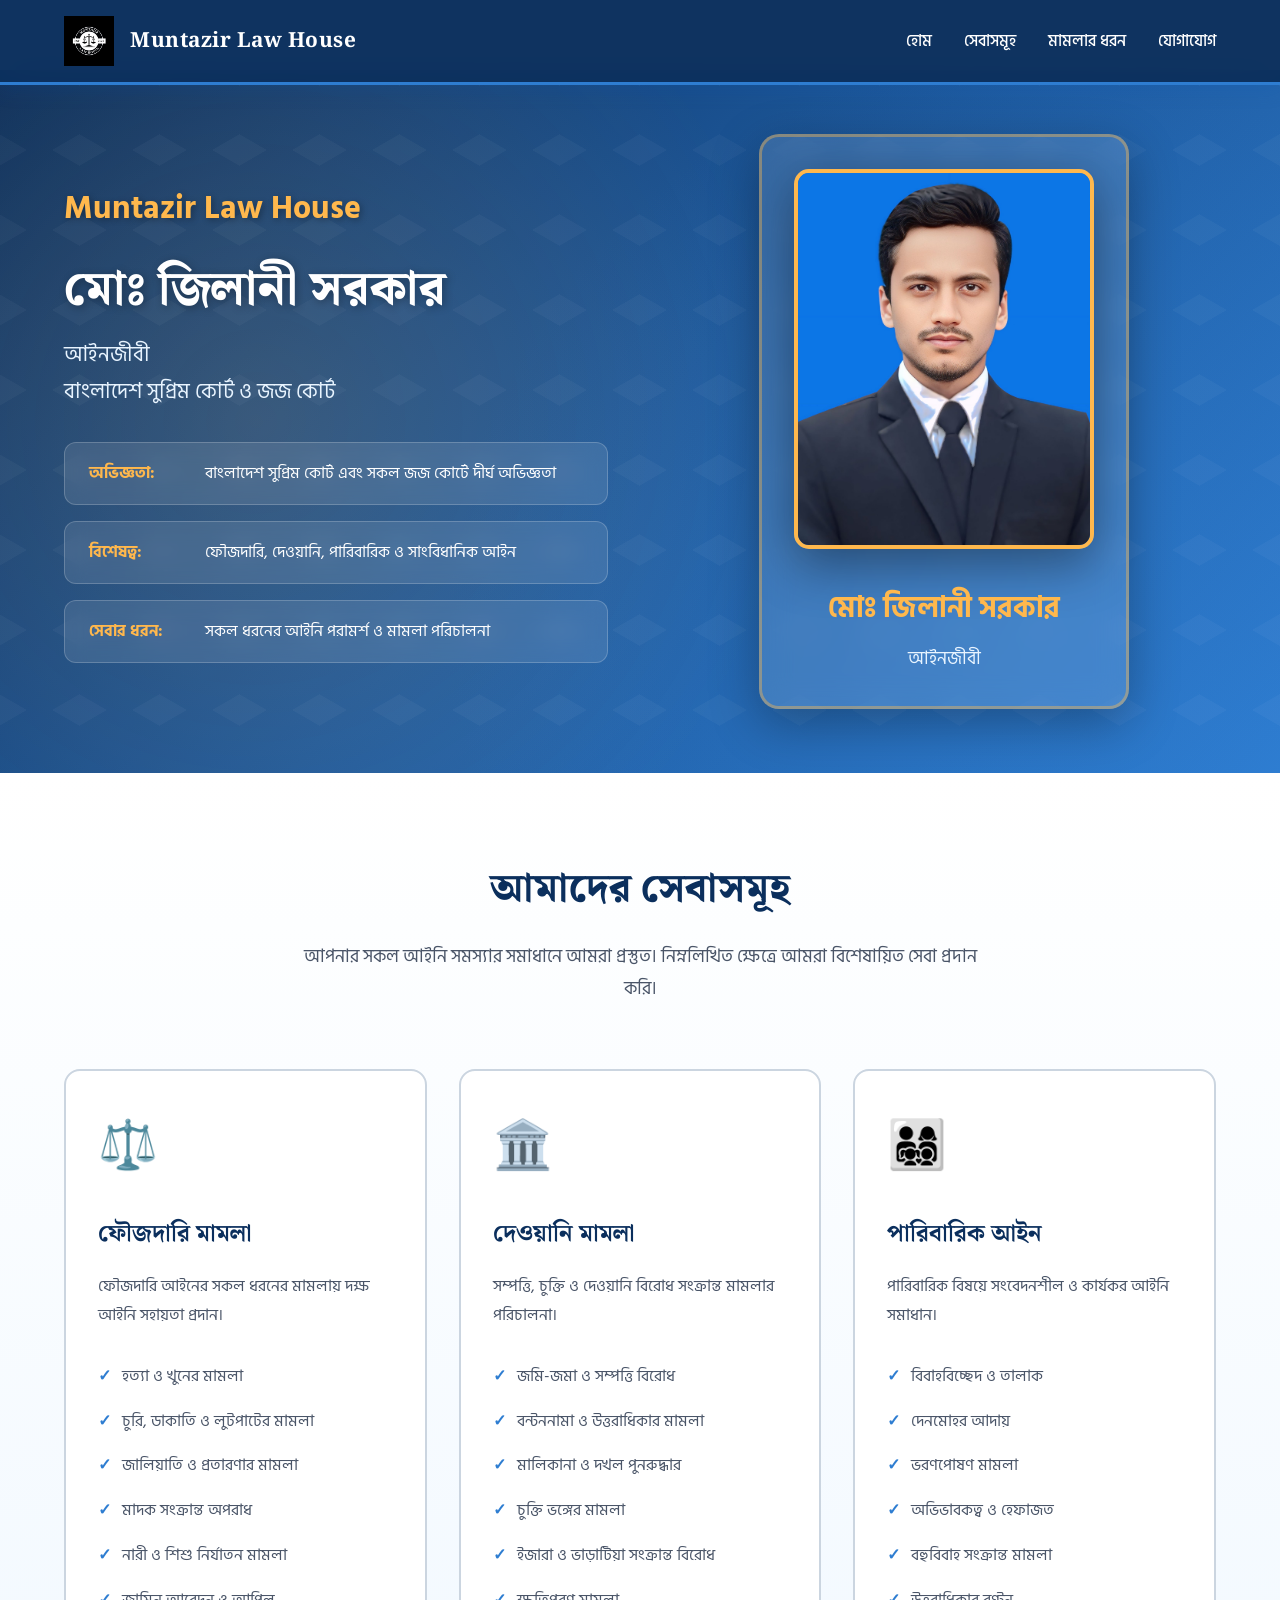
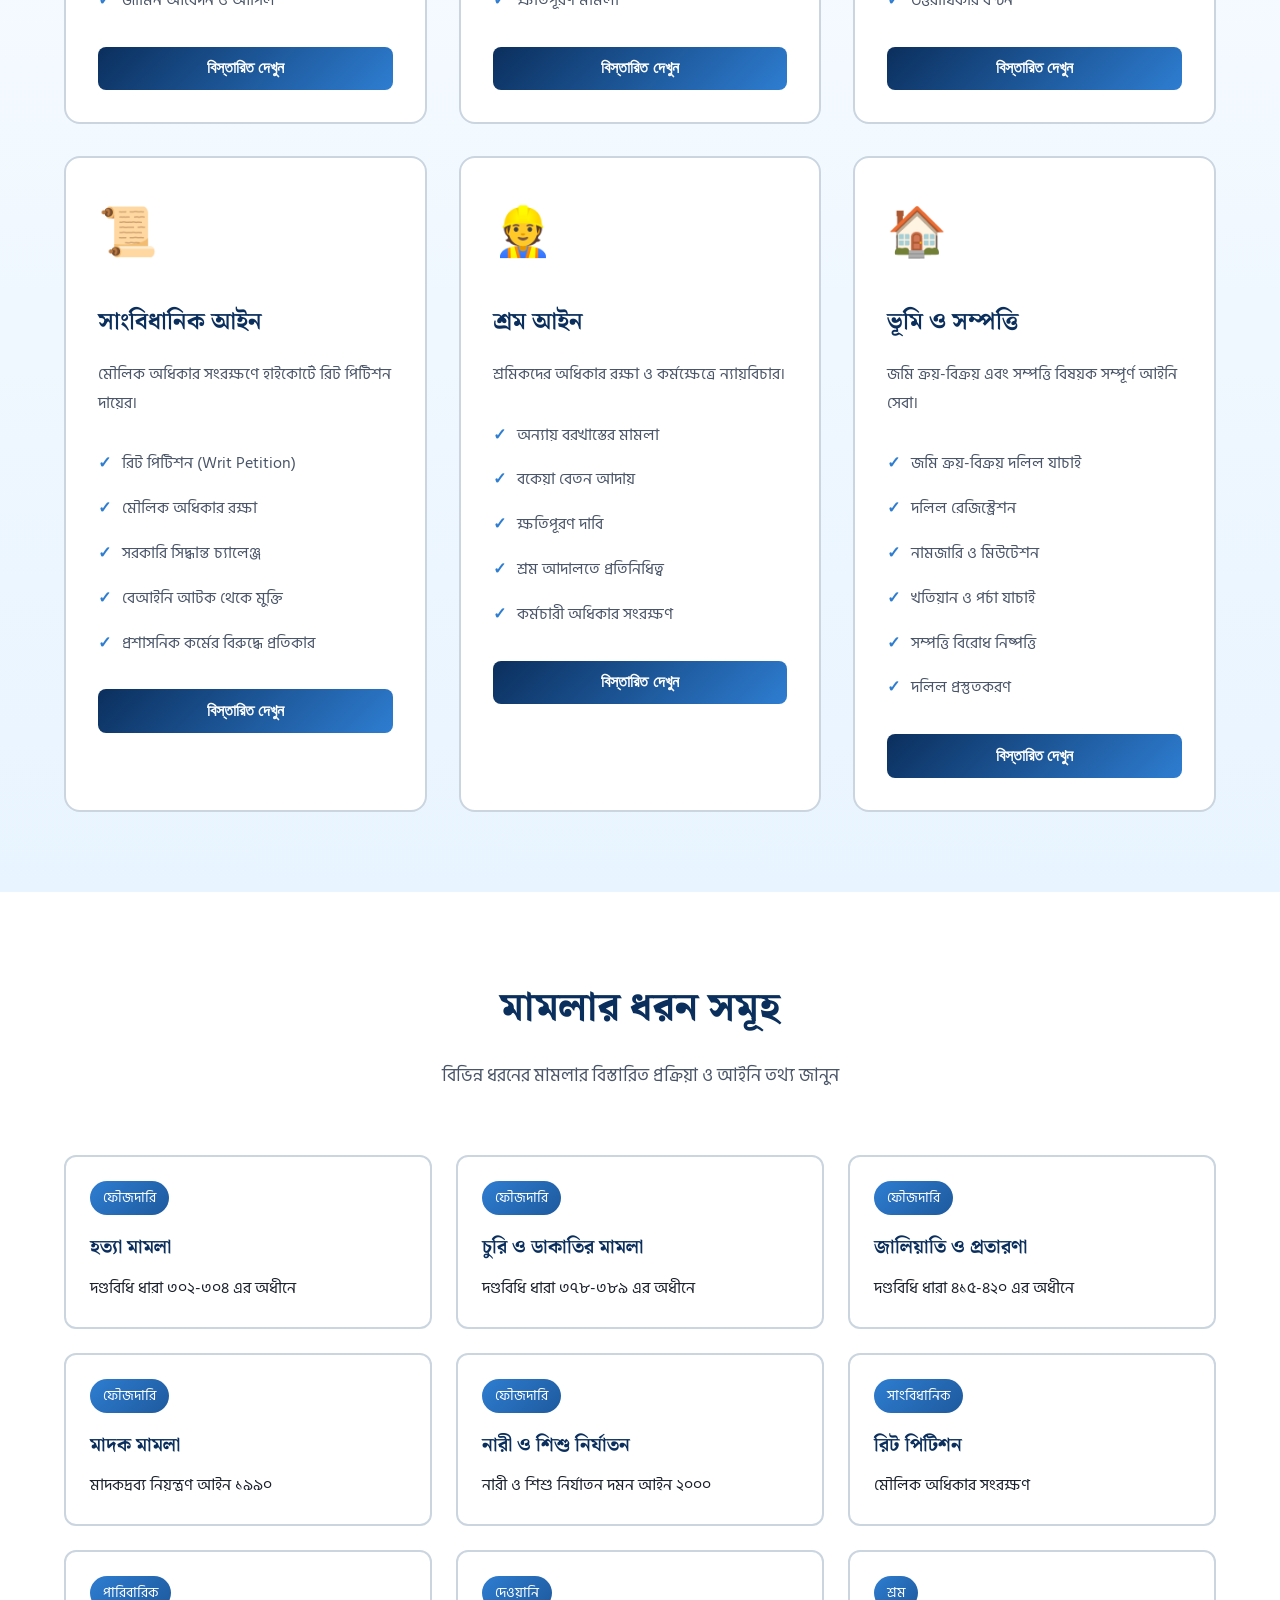
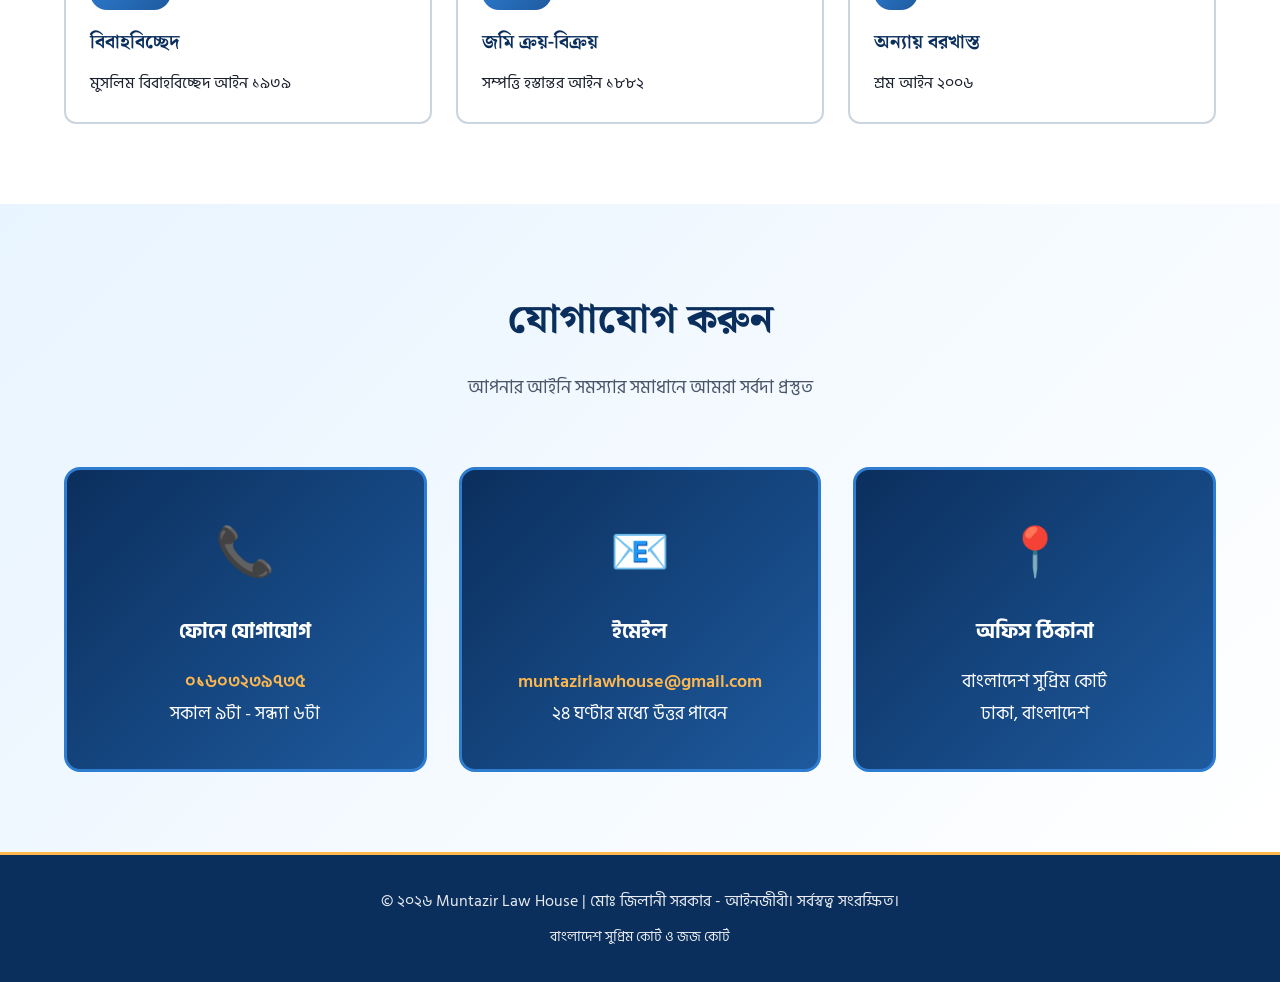
<file: index.html.html>
<!DOCTYPE html>
<html lang="bn">
<head>
    <meta charset="UTF-8">
    <meta name="viewport" content="width=device-width, initial-scale=1.0">
    <title>Muntazir Law House | মোঃ জিলানী সরকার - আইনজীবী</title>
    <link href="https://fonts.googleapis.com/css2?family=Hind+Siliguri:wght@300;400;500;600;700&family=Noto+Serif+Bengali:wght@400;500;600;700;800&display=swap" rel="stylesheet">
    <style>
        * {
            margin: 0;
            padding: 0;
            box-sizing: border-box;
        }

        :root {
            --primary: #0B2F5D;
            --secondary: #1E5A9E;
            --accent: #2E7DD1;
            --gold: #FFB84D;
            --light-blue: #E8F4FF;
            --white: #ffffff;
            --dark-text: #1a202c;
            --gray: #4a5568;
            --border: #cbd5e0;
        }

        body {
            font-family: 'Hind Siliguri', 'Noto Serif Bengali', sans-serif;
            background: var(--white);
            color: var(--dark-text);
            line-height: 1.8;
            overflow-x: hidden;
        }

        /* Navigation */
        nav {
            position: fixed;
            top: 0;
            width: 100%;
            background: rgba(11, 47, 93, 0.98);
            backdrop-filter: blur(20px);
            padding: 1rem 5%;
            z-index: 1000;
            box-shadow: 0 4px 20px rgba(0, 87, 183, 0.15);
            border-bottom: 3px solid var(--accent);
        }

        .nav-container {
            max-width: 1400px;
            margin: 0 auto;
            display: flex;
            justify-content: space-between;
            align-items: center;
        }

        .logo-container {
            display: flex;
            align-items: center;
            gap: 1rem;
        }

        .logo-img {
            height: 50px;
            width: auto;
        }

        .logo-text {
            font-family: 'Noto Serif Bengali', serif;
            font-size: 1.3rem;
            font-weight: 700;
            color: var(--white);
            letter-spacing: 0.5px;
        }

        .nav-links {
            display: flex;
            gap: 2rem;
            list-style: none;
        }

        .nav-links a {
            color: var(--white);
            text-decoration: none;
            font-weight: 500;
            transition: all 0.3s ease;
            position: relative;
            padding: 0.5rem 0;
        }

        .nav-links a::after {
            content: '';
            position: absolute;
            bottom: 0;
            left: 0;
            width: 0;
            height: 2px;
            background: var(--gold);
            transition: width 0.3s ease;
        }

        .nav-links a:hover::after {
            width: 100%;
        }

        .nav-links a:hover {
            color: var(--gold);
        }

        /* Hero Section */
        .hero {
            margin-top: 70px;
            background: linear-gradient(135deg, #0B2F5D 0%, #1E5A9E 50%, #2E7DD1 100%);
            color: var(--white);
            padding: 4rem 5%;
            position: relative;
            overflow: hidden;
        }

        .hero::before {
            content: '';
            position: absolute;
            top: 0;
            left: 0;
            right: 0;
            bottom: 0;
            background: 
                radial-gradient(circle at 20% 50%, rgba(255, 184, 77, 0.15) 0%, transparent 50%),
                radial-gradient(circle at 80% 80%, rgba(46, 125, 209, 0.2) 0%, transparent 50%);
            pointer-events: none;
        }

        .hero::after {
            content: '';
            position: absolute;
            top: 0;
            left: 0;
            right: 0;
            bottom: 0;
            background-image: 
                linear-gradient(30deg, rgba(255, 255, 255, 0.03) 12%, transparent 12.5%, transparent 87%, rgba(255, 255, 255, 0.03) 87.5%, rgba(255, 255, 255, 0.03)),
                linear-gradient(150deg, rgba(255, 255, 255, 0.03) 12%, transparent 12.5%, transparent 87%, rgba(255, 255, 255, 0.03) 87.5%, rgba(255, 255, 255, 0.03));
            background-size: 80px 80px;
            pointer-events: none;
        }

        .hero-content {
            max-width: 1400px;
            margin: 0 auto;
            display: grid;
            grid-template-columns: 1fr 1fr;
            gap: 4rem;
            align-items: center;
            position: relative;
            z-index: 2;
        }

        .hero-text h1 {
            font-family: 'Noto Serif Bengali', serif;
            font-size: 3rem;
            font-weight: 800;
            margin-bottom: 1rem;
            color: var(--white);
            line-height: 1.2;
            text-shadow: 2px 2px 8px rgba(0, 0, 0, 0.3);
        }

        .hero-text .subtitle {
            font-size: 1.3rem;
            margin-bottom: 2rem;
            color: var(--light-blue);
            font-weight: 400;
        }

        .hero-text .company-name {
            font-size: 2rem;
            color: var(--gold);
            font-weight: 700;
            margin-bottom: 1.5rem;
            text-shadow: 2px 2px 6px rgba(0, 0, 0, 0.3);
        }

        .hero-info {
            display: flex;
            flex-direction: column;
            gap: 1rem;
            margin-top: 2rem;
        }

        .hero-info-item {
            display: flex;
            align-items: center;
            gap: 1rem;
            background: rgba(255, 255, 255, 0.1);
            padding: 1rem 1.5rem;
            border-radius: 12px;
            border: 1px solid rgba(255, 255, 255, 0.2);
            backdrop-filter: blur(10px);
            transition: all 0.3s ease;
        }

        .hero-info-item:hover {
            background: rgba(255, 255, 255, 0.15);
            transform: translateX(10px);
        }

        .hero-info-item strong {
            color: var(--gold);
            min-width: 100px;
        }

        .profile-section {
            display: flex;
            justify-content: center;
            align-items: center;
        }

        .profile-card {
            background: rgba(255, 255, 255, 0.12);
            border-radius: 20px;
            padding: 2rem;
            text-align: center;
            border: 3px solid rgba(255, 184, 77, 0.4);
            backdrop-filter: blur(15px);
            box-shadow: 0 15px 50px rgba(0, 0, 0, 0.3);
        }

        .profile-image {
            width: 300px;
            height: 380px;
            border-radius: 15px;
            object-fit: cover;
            object-position: center top;
            border: 4px solid var(--gold);
            box-shadow: 0 15px 50px rgba(0, 0, 0, 0.4);
            margin-bottom: 1.5rem;
        }

        .profile-name {
            font-size: 1.8rem;
            font-weight: 700;
            color: var(--gold);
            margin-bottom: 0.5rem;
        }

        .profile-title {
            font-size: 1.1rem;
            color: var(--light-blue);
        }

        /* Services Section */
        .services {
            padding: 5rem 5%;
            background: linear-gradient(180deg, var(--white) 0%, var(--light-blue) 100%);
        }

        .section-title {
            text-align: center;
            font-family: 'Noto Serif Bengali', serif;
            font-size: 2.5rem;
            font-weight: 800;
            color: var(--primary);
            margin-bottom: 1rem;
        }

        .section-subtitle {
            text-align: center;
            font-size: 1.1rem;
            color: var(--gray);
            margin-bottom: 4rem;
            max-width: 700px;
            margin-left: auto;
            margin-right: auto;
        }

        .services-grid {
            max-width: 1400px;
            margin: 0 auto;
            display: grid;
            grid-template-columns: repeat(auto-fit, minmax(350px, 1fr));
            gap: 2rem;
        }

        .service-card {
            background: var(--white);
            border: 2px solid var(--border);
            border-radius: 16px;
            padding: 2rem;
            transition: all 0.4s ease;
            cursor: pointer;
            position: relative;
            overflow: hidden;
        }

        .service-card::before {
            content: '';
            position: absolute;
            top: 0;
            left: 0;
            width: 100%;
            height: 4px;
            background: linear-gradient(90deg, var(--accent), var(--secondary));
            transform: scaleX(0);
            transition: transform 0.4s ease;
        }

        .service-card:hover::before {
            transform: scaleX(1);
        }

        .service-card:hover {
            transform: translateY(-8px);
            box-shadow: 0 20px 50px rgba(30, 90, 158, 0.2);
            border-color: var(--accent);
        }

        .service-icon {
            font-size: 3rem;
            margin-bottom: 1.5rem;
        }

        .service-card h3 {
            font-family: 'Noto Serif Bengali', serif;
            font-size: 1.5rem;
            color: var(--primary);
            margin-bottom: 1rem;
            font-weight: 700;
        }

        .service-card p {
            color: var(--gray);
            line-height: 1.8;
            margin-bottom: 1.5rem;
        }

        .service-features {
            list-style: none;
            margin: 1.5rem 0;
        }

        .service-features li {
            padding: 0.5rem 0;
            color: var(--gray);
            position: relative;
            padding-left: 1.5rem;
        }

        .service-features li::before {
            content: '✓';
            position: absolute;
            left: 0;
            color: var(--accent);
            font-weight: bold;
        }

        .view-details-btn {
            background: linear-gradient(135deg, var(--primary), var(--accent));
            color: var(--white);
            border: none;
            padding: 0.8rem 1.5rem;
            border-radius: 8px;
            font-size: 1rem;
            cursor: pointer;
            transition: all 0.3s ease;
            font-weight: 600;
            width: 100%;
        }

        .view-details-btn:hover {
            transform: scale(1.02);
            box-shadow: 0 10px 30px rgba(30, 90, 158, 0.3);
        }

        /* Case Types Section */
        .case-types {
            padding: 5rem 5%;
            background: var(--white);
        }

        .case-grid {
            max-width: 1400px;
            margin: 0 auto;
            display: grid;
            grid-template-columns: repeat(auto-fit, minmax(300px, 1fr));
            gap: 1.5rem;
        }

        .case-card {
            background: var(--white);
            border-radius: 12px;
            padding: 1.5rem;
            transition: all 0.3s ease;
            cursor: pointer;
            border: 2px solid var(--border);
        }

        .case-card:hover {
            transform: translateY(-5px);
            box-shadow: 0 15px 40px rgba(30, 90, 158, 0.15);
            border-color: var(--accent);
        }

        .case-card h4 {
            font-family: 'Noto Serif Bengali', serif;
            font-size: 1.2rem;
            color: var(--primary);
            margin-bottom: 0.5rem;
            font-weight: 700;
        }

        .case-type-badge {
            display: inline-block;
            background: linear-gradient(135deg, var(--accent), var(--secondary));
            color: var(--white);
            padding: 0.3rem 0.8rem;
            border-radius: 20px;
            font-size: 0.85rem;
            margin-bottom: 1rem;
        }

        /* Modal */
        .modal {
            display: none;
            position: fixed;
            top: 0;
            left: 0;
            width: 100%;
            height: 100%;
            background: rgba(0, 0, 0, 0.8);
            z-index: 2000;
            overflow-y: auto;
            backdrop-filter: blur(5px);
        }

        .modal.active {
            display: flex;
            align-items: center;
            justify-content: center;
            padding: 2rem;
        }

        .modal-content {
            background: var(--white);
            border-radius: 20px;
            max-width: 900px;
            width: 100%;
            max-height: 90vh;
            overflow-y: auto;
            position: relative;
            animation: modalSlideIn 0.3s ease;
        }

        @keyframes modalSlideIn {
            from {
                opacity: 0;
                transform: translateY(30px);
            }
            to {
                opacity: 1;
                transform: translateY(0);
            }
        }

        .modal-header {
            background: linear-gradient(135deg, var(--primary), var(--accent));
            color: var(--white);
            padding: 2rem;
            border-radius: 20px 20px 0 0;
            position: sticky;
            top: 0;
            z-index: 10;
        }

        .modal-header h2 {
            font-family: 'Noto Serif Bengali', serif;
            font-size: 2rem;
            font-weight: 700;
        }

        .close-btn {
            position: absolute;
            top: 1.5rem;
            right: 1.5rem;
            background: rgba(255, 255, 255, 0.2);
            border: none;
            color: var(--white);
            font-size: 2rem;
            width: 40px;
            height: 40px;
            border-radius: 50%;
            cursor: pointer;
            transition: all 0.3s ease;
            display: flex;
            align-items: center;
            justify-content: center;
        }

        .close-btn:hover {
            background: rgba(255, 255, 255, 0.3);
            transform: rotate(90deg);
        }

        .modal-body {
            padding: 2rem;
        }

        .step {
            background: var(--light-blue);
            border-left: 4px solid var(--accent);
            padding: 1.5rem;
            margin-bottom: 1.5rem;
            border-radius: 8px;
            transition: all 0.3s ease;
        }

        .step:hover {
            background: #d4ebff;
            transform: translateX(5px);
        }

        .step-number {
            display: inline-block;
            background: linear-gradient(135deg, var(--accent), var(--secondary));
            color: var(--white);
            width: 35px;
            height: 35px;
            border-radius: 50%;
            text-align: center;
            line-height: 35px;
            font-weight: bold;
            margin-bottom: 1rem;
        }

        .step h4 {
            color: var(--primary);
            font-size: 1.3rem;
            margin-bottom: 0.8rem;
            font-weight: 700;
        }

        .step p {
            color: var(--gray);
            line-height: 1.8;
        }

        /* Contact Section */
        .contact {
            padding: 5rem 5%;
            background: linear-gradient(135deg, var(--light-blue) 0%, var(--white) 100%);
        }

        .contact-grid {
            max-width: 1200px;
            margin: 0 auto;
            display: grid;
            grid-template-columns: repeat(auto-fit, minmax(300px, 1fr));
            gap: 2rem;
        }

        .contact-card {
            background: linear-gradient(135deg, var(--primary), var(--secondary));
            color: var(--white);
            padding: 2.5rem;
            border-radius: 16px;
            text-align: center;
            transition: all 0.3s ease;
            border: 3px solid var(--accent);
        }

        .contact-card:hover {
            transform: translateY(-10px);
            box-shadow: 0 20px 50px rgba(30, 90, 158, 0.3);
        }

        .contact-icon {
            font-size: 3rem;
            margin-bottom: 1rem;
            color: var(--gold);
        }

        .contact-card h3 {
            font-size: 1.3rem;
            margin-bottom: 1rem;
            font-weight: 700;
        }

        .contact-card p {
            font-size: 1.1rem;
            line-height: 1.8;
        }

        .contact-card a {
            color: var(--gold);
            text-decoration: none;
            font-weight: 600;
            transition: color 0.3s ease;
        }

        .contact-card a:hover {
            color: var(--white);
        }

        /* Footer */
        footer {
            background: var(--primary);
            color: rgba(255, 255, 255, 0.9);
            text-align: center;
            padding: 2rem 5%;
            border-top: 3px solid var(--gold);
        }

        footer p {
            font-size: 1rem;
        }

        /* Responsive Design */
        @media (max-width: 768px) {
            .hero-content {
                grid-template-columns: 1fr;
                gap: 2rem;
            }

            .profile-section {
                order: -1;
            }

            .hero-text h1 {
                font-size: 2rem;
            }

            .hero-text .company-name {
                font-size: 1.5rem;
            }

            .profile-image {
                width: 250px;
                height: 320px;
            }

            .services-grid,
            .case-grid,
            .contact-grid {
                grid-template-columns: 1fr;
            }

            .nav-links {
                gap: 1rem;
                font-size: 0.9rem;
            }

            .logo-img {
                height: 40px;
            }

            .logo-text {
                font-size: 1.1rem;
            }

            .modal-content {
                margin: 1rem;
            }
        }

        /* Animations */
        @keyframes fadeInUp {
            from {
                opacity: 0;
                transform: translateY(30px);
            }
            to {
                opacity: 1;
                transform: translateY(0);
            }
        }

        .fade-in-up {
            animation: fadeInUp 0.8s ease;
        }

        /* Scroll animations */
        @keyframes float {
            0%, 100% {
                transform: translateY(0px);
            }
            50% {
                transform: translateY(-10px);
            }
        }

        .profile-card {
            animation: float 3s ease-in-out infinite;
        }
    </style>
</head>
<body>
    <!-- Navigation -->
    <nav>
        <div class="nav-container">
            <div class="logo-container">
                <img src="logo.png" alt="Muntazir Law House Logo" class="logo-img">
                <div class="logo-text">Muntazir Law House</div>
            </div>
            <ul class="nav-links">
                <li><a href="#home">হোম</a></li>
                <li><a href="#services">সেবাসমূহ</a></li>
                <li><a href="#cases">মামলার ধরন</a></li>
                <li><a href="#contact">যোগাযোগ</a></li>
            </ul>
        </div>
    </nav>

    <!-- Hero Section -->
    <section id="home" class="hero">
        <div class="hero-content">
            <div class="hero-text">
                <div class="company-name">Muntazir Law House</div>
                <h1 class="fade-in-up">মোঃ জিলানী সরকার</h1>
                <p class="subtitle">আইনজীবী<br>বাংলাদেশ সুপ্রিম কোর্ট ও জজ কোর্ট</p>
                
                <div class="hero-info">
                    <div class="hero-info-item">
                        <strong>অভিজ্ঞতা:</strong>
                        <span>বাংলাদেশ সুপ্রিম কোর্ট এবং সকল জজ কোর্টে দীর্ঘ অভিজ্ঞতা</span>
                    </div>
                    <div class="hero-info-item">
                        <strong>বিশেষত্ব:</strong>
                        <span>ফৌজদারি, দেওয়ানি, পারিবারিক ও সাংবিধানিক আইন</span>
                    </div>
                    <div class="hero-info-item">
                        <strong>সেবার ধরন:</strong>
                        <span>সকল ধরনের আইনি পরামর্শ ও মামলা পরিচালনা</span>
                    </div>
                </div>
            </div>

            <div class="profile-section">
                <div class="profile-card">
                    <img src="1766906066155.jpg" alt="মোঃ জিলানী সরকার" class="profile-image">
                    <div class="profile-name">মোঃ জিলানী সরকার</div>
                    <div class="profile-title">আইনজীবী</div>
                </div>
            </div>
        </div>
    </section>

    <!-- Services Section -->
    <section id="services" class="services">
        <h2 class="section-title">আমাদের সেবাসমূহ</h2>
        <p class="section-subtitle">আপনার সকল আইনি সমস্যার সমাধানে আমরা প্রস্তুত। নিম্নলিখিত ক্ষেত্রে আমরা বিশেষায়িত সেবা প্রদান করি।</p>

        <div class="services-grid">
            <!-- Criminal Law -->
            <div class="service-card">
                <div class="service-icon">⚖️</div>
                <h3>ফৌজদারি মামলা</h3>
                <p>ফৌজদারি আইনের সকল ধরনের মামলায় দক্ষ আইনি সহায়তা প্রদান।</p>
                <ul class="service-features">
                    <li>হত্যা ও খুনের মামলা</li>
                    <li>চুরি, ডাকাতি ও লুটপাটের মামলা</li>
                    <li>জালিয়াতি ও প্রতারণার মামলা</li>
                    <li>মাদক সংক্রান্ত অপরাধ</li>
                    <li>নারী ও শিশু নির্যাতন মামলা</li>
                    <li>জামিন আবেদন ও আপিল</li>
                </ul>
                <button class="view-details-btn" onclick="showServiceModal('criminal')">বিস্তারিত দেখুন</button>
            </div>

            <!-- Civil Law -->
            <div class="service-card">
                <div class="service-icon">🏛️</div>
                <h3>দেওয়ানি মামলা</h3>
                <p>সম্পত্তি, চুক্তি ও দেওয়ানি বিরোধ সংক্রান্ত মামলার পরিচালনা।</p>
                <ul class="service-features">
                    <li>জমি-জমা ও সম্পত্তি বিরোধ</li>
                    <li>বন্টননামা ও উত্তরাধিকার মামলা</li>
                    <li>মালিকানা ও দখল পুনরুদ্ধার</li>
                    <li>চুক্তি ভঙ্গের মামলা</li>
                    <li>ইজারা ও ভাড়াটিয়া সংক্রান্ত বিরোধ</li>
                    <li>ক্ষতিপূরণ মামলা</li>
                </ul>
                <button class="view-details-btn" onclick="showServiceModal('civil')">বিস্তারিত দেখুন</button>
            </div>

            <!-- Family Law -->
            <div class="service-card">
                <div class="service-icon">👨‍👩‍👧‍👦</div>
                <h3>পারিবারিক আইন</h3>
                <p>পারিবারিক বিষয়ে সংবেদনশীল ও কার্যকর আইনি সমাধান।</p>
                <ul class="service-features">
                    <li>বিবাহবিচ্ছেদ ও তালাক</li>
                    <li>দেনমোহর আদায়</li>
                    <li>ভরণপোষণ মামলা</li>
                    <li>অভিভাবকত্ব ও হেফাজত</li>
                    <li>বহুবিবাহ সংক্রান্ত মামলা</li>
                    <li>উত্তরাধিকার বণ্টন</li>
                </ul>
                <button class="view-details-btn" onclick="showServiceModal('family')">বিস্তারিত দেখুন</button>
            </div>

            <!-- Constitutional Law -->
            <div class="service-card">
                <div class="service-icon">📜</div>
                <h3>সাংবিধানিক আইন</h3>
                <p>মৌলিক অধিকার সংরক্ষণে হাইকোর্টে রিট পিটিশন দায়ের।</p>
                <ul class="service-features">
                    <li>রিট পিটিশন (Writ Petition)</li>
                    <li>মৌলিক অধিকার রক্ষা</li>
                    <li>সরকারি সিদ্ধান্ত চ্যালেঞ্জ</li>
                    <li>বেআইনি আটক থেকে মুক্তি</li>
                    <li>প্রশাসনিক কর্মের বিরুদ্ধে প্রতিকার</li>
                </ul>
                <button class="view-details-btn" onclick="showServiceModal('constitutional')">বিস্তারিত দেখুন</button>
            </div>

            <!-- Labor Law -->
            <div class="service-card">
                <div class="service-icon">👷</div>
                <h3>শ্রম আইন</h3>
                <p>শ্রমিকদের অধিকার রক্ষা ও কর্মক্ষেত্রে ন্যায়বিচার।</p>
                <ul class="service-features">
                    <li>অন্যায় বরখাস্তের মামলা</li>
                    <li>বকেয়া বেতন আদায়</li>
                    <li>ক্ষতিপূরণ দাবি</li>
                    <li>শ্রম আদালতে প্রতিনিধিত্ব</li>
                    <li>কর্মচারী অধিকার সংরক্ষণ</li>
                </ul>
                <button class="view-details-btn" onclick="showServiceModal('labor')">বিস্তারিত দেখুন</button>
            </div>

            <!-- Property & Land -->
            <div class="service-card">
                <div class="service-icon">🏠</div>
                <h3>ভূমি ও সম্পত্তি</h3>
                <p>জমি ক্রয়-বিক্রয় এবং সম্পত্তি বিষয়ক সম্পূর্ণ আইনি সেবা।</p>
                <ul class="service-features">
                    <li>জমি ক্রয়-বিক্রয় দলিল যাচাই</li>
                    <li>দলিল রেজিস্ট্রেশন</li>
                    <li>নামজারি ও মিউটেশন</li>
                    <li>খতিয়ান ও পর্চা যাচাই</li>
                    <li>সম্পত্তি বিরোধ নিষ্পত্তি</li>
                    <li>দলিল প্রস্তুতকরণ</li>
                </ul>
                <button class="view-details-btn" onclick="showServiceModal('property')">বিস্তারিত দেখুন</button>
            </div>
        </div>
    </section>

    <!-- Case Types Section -->
    <section id="cases" class="case-types">
        <h2 class="section-title">মামলার ধরন সমূহ</h2>
        <p class="section-subtitle">বিভিন্ন ধরনের মামলার বিস্তারিত প্রক্রিয়া ও আইনি তথ্য জানুন</p>

        <div class="case-grid">
            <div class="case-card" onclick="showCaseDetails('হত্যা মামলা')">
                <span class="case-type-badge">ফৌজদারি</span>
                <h4>হত্যা মামলা</h4>
                <p>দণ্ডবিধি ধারা ৩০২-৩০৪ এর অধীনে</p>
            </div>

            <div class="case-card" onclick="showCaseDetails('চুরি ও ডাকাতির মামলা')">
                <span class="case-type-badge">ফৌজদারি</span>
                <h4>চুরি ও ডাকাতির মামলা</h4>
                <p>দণ্ডবিধি ধারা ৩৭৮-৩৮৯ এর অধীনে</p>
            </div>

            <div class="case-card" onclick="showCaseDetails('জালিয়াতি মামলা')">
                <span class="case-type-badge">ফৌজদারি</span>
                <h4>জালিয়াতি ও প্রতারণা</h4>
                <p>দণ্ডবিধি ধারা ৪১৫-৪২০ এর অধীনে</p>
            </div>

            <div class="case-card" onclick="showCaseDetails('মাদক মামলা')">
                <span class="case-type-badge">ফৌজদারি</span>
                <h4>মাদক মামলা</h4>
                <p>মাদকদ্রব্য নিয়ন্ত্রণ আইন ১৯৯০</p>
            </div>

            <div class="case-card" onclick="showCaseDetails('নারী ও শিশু নির্যাতন মামলা')">
                <span class="case-type-badge">ফৌজদারি</span>
                <h4>নারী ও শিশু নির্যাতন</h4>
                <p>নারী ও শিশু নির্যাতন দমন আইন ২০০০</p>
            </div>

            <div class="case-card" onclick="showCaseDetails('রিট পিটিশন')">
                <span class="case-type-badge">সাংবিধানিক</span>
                <h4>রিট পিটিশন</h4>
                <p>মৌলিক অধিকার সংরক্ষণ</p>
            </div>

            <div class="case-card" onclick="showCaseDetails('বিবাহবিচ্ছেদ')">
                <span class="case-type-badge">পারিবারিক</span>
                <h4>বিবাহবিচ্ছেদ</h4>
                <p>মুসলিম বিবাহবিচ্ছেদ আইন ১৯৩৯</p>
            </div>

            <div class="case-card" onclick="showCaseDetails('জমি ক্রয়-বিক্রয়')">
                <span class="case-type-badge">দেওয়ানি</span>
                <h4>জমি ক্রয়-বিক্রয়</h4>
                <p>সম্পত্তি হস্তান্তর আইন ১৮৮২</p>
            </div>

            <div class="case-card" onclick="showCaseDetails('অন্যায় বরখাস্ত')">
                <span class="case-type-badge">শ্রম</span>
                <h4>অন্যায় বরখাস্ত</h4>
                <p>শ্রম আইন ২০০৬</p>
            </div>
        </div>
    </section>

    <!-- Contact Section -->
    <section id="contact" class="contact">
        <h2 class="section-title">যোগাযোগ করুন</h2>
        <p class="section-subtitle">আপনার আইনি সমস্যার সমাধানে আমরা সর্বদা প্রস্তুত</p>

        <div class="contact-grid">
            <div class="contact-card">
                <div class="contact-icon">📞</div>
                <h3>ফোনে যোগাযোগ</h3>
                <p><a href="tel:01603239735">০১৬০৩২৩৯৭৩৫</a></p>
                <p>সকাল ৯টা - সন্ধ্যা ৬টা</p>
            </div>

            <div class="contact-card">
                <div class="contact-icon">📧</div>
                <h3>ইমেইল</h3>
                <p><a href="mailto:muntazirlawhouse@gmail.com">muntazirlawhouse@gmail.com</a></p>
                <p>২৪ ঘণ্টার মধ্যে উত্তর পাবেন</p>
            </div>

            <div class="contact-card">
                <div class="contact-icon">📍</div>
                <h3>অফিস ঠিকানা</h3>
                <p>বাংলাদেশ সুপ্রিম কোর্ট</p>
                <p>ঢাকা, বাংলাদেশ</p>
            </div>
        </div>
    </section>

    <!-- Footer -->
    <footer>
        <p>&copy; ২০২৬ Muntazir Law House | মোঃ জিলানী সরকার - আইনজীবী। সর্বস্বত্ব সংরক্ষিত।</p>
        <p style="margin-top: 0.5rem; font-size: 0.9rem;">বাংলাদেশ সুপ্রিম কোর্ট ও জজ কোর্ট</p>
    </footer>

    <!-- Modal for Case Details -->
    <div id="caseModal" class="modal">
        <div class="modal-content">
            <div class="modal-header">
                <h2 id="modalTitle"></h2>
                <button class="close-btn" onclick="closeModal()">×</button>
            </div>
            <div class="modal-body" id="modalContent"></div>
        </div>
    </div>

    <!-- Modal for Service Details -->
    <div id="serviceModal" class="modal">
        <div class="modal-content">
            <div class="modal-header">
                <h2 id="serviceModalTitle"></h2>
                <button class="close-btn" onclick="closeServiceModal()">×</button>
            </div>
            <div class="modal-body" id="serviceModalContent"></div>
        </div>
    </div>

    <script>
        // Case Details Data
        const caseDetails = {
            'হত্যা মামলা': {
                description: 'দণ্ডবিধির ধারা ৩০২-৩০৪ এর অধীনে হত্যা মামলা অত্যন্ত গুরুতর ফৌজদারি অপরাধ। এই মামলায় সর্বোচ্চ শাস্তি মৃত্যুদণ্ড বা যাবজ্জীবন কারাদণ্ড হতে পারে।',
                steps: [
                    { title: 'FIR দাখিল', description: 'হত্যার ঘটনা ঘটলে অবিলম্বে নিকটস্থ থানায় First Information Report (FIR) দাখিল করতে হবে। FIR-এ ঘটনার বিস্তারিত বিবরণ, সময়, স্থান এবং সন্দেহভাজন ব্যক্তির তথ্য উল্লেখ করতে হবে।' },
                    { title: 'তদন্ত প্রক্রিয়া', description: 'পুলিশ ঘটনাস্থল পরিদর্শন, আলামত সংগ্রহ, পোস্টমর্টেম রিপোর্ট, সাক্ষীদের জবানবন্দি সংগ্রহ করবে। একজন তদন্ত কর্মকর্তা নিয়োগ দেওয়া হবে।' },
                    { title: 'গ্রেপ্তার ও জামিন', description: 'সন্দেহভাজন ব্যক্তিকে গ্রেপ্তার করা হলে তাকে ২৪ ঘণ্টার মধ্যে ম্যাজিস্ট্রেটের সামনে হাজির করতে হবে। খুনের মামলায় জামিন পাওয়া কঠিন তবে বিশেষ পরিস্থিতিতে হাইকোর্ট থেকে জামিন পাওয়া যেতে পারে।' },
                    { title: 'চার্জশিট দাখিল', description: 'তদন্ত শেষে পুলিশ আদালতে চার্জশিট দাখিল করবে যেখানে অভিযুক্তের বিরুদ্ধে অভিযোগ এবং প্রমাণাদি উল্লেখ থাকবে।' },
                    { title: 'বিচার প্রক্রিয়া', description: 'দায়রা আদালতে বিচার শুরু হবে। সাক্ষীদের জেরা, প্রমাণাদি উপস্থাপন, এবং আইনজীবীদের যুক্তি-তর্ক হবে। এই প্রক্রিয়া কয়েক মাস থেকে কয়েক বছর পর্যন্ত সময় নিতে পারে।' },
                    { title: 'রায় ও আপিল', description: 'আদালত রায় ঘোষণা করবে। রায়ে অসন্তুষ্ট হলে হাইকোর্ট এবং পরবর্তীতে আপিল বিভাগে আপিল করা যায়।' }
                ]
            },
            'চুরি ও ডাকাতির মামলা': {
                description: 'দণ্ডবিধির ধারা ৩৭৮-৩৮৯ এর অধীনে চুরি ও ডাকাতির মামলা পরিচালিত হয়।',
                steps: [
                    { title: 'FIR দাখিল', description: 'চুরি বা ডাকাতির ঘটনা ঘটলে অবিলম্বে থানায় FIR দাখিল করতে হবে। চুরি হওয়া সামগ্রীর তালিকা ও মূল্য উল্লেখ করতে হবে।' },
                    { title: 'তদন্ত', description: 'পুলিশ ঘটনাস্থল পরিদর্শন, আলামত সংগ্রহ, সাক্ষীদের জবানবন্দি এবং সন্দেহভাজনদের খোঁজ করবে।' },
                    { title: 'গ্রেপ্তার ও সম্পত্তি উদ্ধার', description: 'সন্দেহভাজন ব্যক্তিদের গ্রেপ্তার এবং চুরি যাওয়া সম্পত্তি উদ্ধারের চেষ্টা করা হবে।' },
                    { title: 'চার্জশিট', description: 'তদন্ত সম্পন্ন হলে পুলিশ চার্জশিট দাখিল করবে।' },
                    { title: 'বিচার', description: 'ম্যাজিস্ট্রেট আদালতে বিচার হবে। অপরাধের গুরুত্ব অনুযায়ী শাস্তি নির্ধারিত হবে।' }
                ]
            },
            'জালিয়াতি মামলা': {
                description: 'দণ্ডবিধির ধারা ৪১৫-৪২০ এর অধীনে জালিয়াতি ও প্রতারণার মামলা পরিচালিত হয়।',
                steps: [
                    { title: 'অভিযোগ দাখিল', description: 'জালিয়াতি বা প্রতারণার শিকার হলে প্রমাণসহ থানায় অভিযোগ দাখিল করতে হবে। জাল দলিল, চেক বা অন্যান্য প্রমাণ সংরক্ষণ করতে হবে।' },
                    { title: 'তদন্ত প্রক্রিয়া', description: 'পুলিশ জাল দলিলের পরীক্ষা, সাক্ষী জবানবন্দি এবং অভিযুক্তের আর্থিক লেনদেন যাচাই করবে।' },
                    { title: 'ফরেনসিক পরীক্ষা', description: 'জাল স্বাক্ষর বা দলিলের জন্য ফরেনসিক পরীক্ষা করা হবে।' },
                    { title: 'চার্জশিট ও বিচার', description: 'প্রমাণ পাওয়া গেলে চার্জশিট দাখিল এবং আদালতে বিচার শুরু হবে।' },
                    { title: 'ক্ষতিপূরণ', description: 'দোষী সাব্যস্ত হলে শাস্তির পাশাপাশি ক্ষতিগ্রস্তকে ক্ষতিপূরণ দেওয়ার আদেশ দেওয়া যেতে পারে।' }
                ]
            },
            'মাদক মামলা': {
                description: 'মাদকদ্রব্য নিয়ন্ত্রণ আইন, ১৯৯০ এর অধীনে মাদক অপরাধ পরিচালিত হয়।',
                steps: [
                    { title: 'গ্রেপ্তার', description: 'মাদক অপরাধে গ্রেপ্তার হলে অবিলম্বে একজন অভিজ্ঞ আইনজীবী নিয়োগ করুন।' },
                    { title: 'নমুনা পরীক্ষা', description: 'উদ্ধারকৃত মাদকের নমুনা সরকারি ল্যাবে পরীক্ষা করা হবে।' },
                    { title: 'জামিন আবেদন', description: 'মাদক মামলায় জামিন কঠিন তবে বিশেষ পরিস্থিতিতে হাইকোর্ট থেকে জামিন পাওয়া সম্ভব।' },
                    { title: 'বিচার', description: 'মাদক আদালতে দ্রুত বিচার প্রক্রিয়া চলবে।' },
                    { title: 'শাস্তি', description: 'দোষী সাব্যস্ত হলে মাদকের ধরন ও পরিমাণ অনুযায়ী কঠোর শাস্তি হতে পারে।' }
                ]
            },
            'নারী ও শিশু নির্যাতন মামলা': {
                description: 'নারী ও শিশু নির্যাতন দমন আইন, ২০০০ এর অধীনে এই মামলা পরিচালিত হয়।',
                steps: [
                    { title: 'অভিযোগ দাখিল', description: 'নিকটস্থ থানা বা নারী ও শিশু নির্যাতন দমন ট্রাইব্যুনালে অভিযোগ দাখিল করুন।' },
                    { title: 'মেডিকেল পরীক্ষা', description: 'শারীরিক নির্যাতনের ক্ষেত্রে অবিলম্বে মেডিকেল পরীক্ষা করান এবং রিপোর্ট সংরক্ষণ করুন।' },
                    { title: 'সুরক্ষা আদেশ', description: 'প্রয়োজনে আদালত থেকে সুরক্ষা আদেশ নিতে পারেন।' },
                    { title: 'দ্রুত বিচার', description: 'নারী ও শিশু নির্যাতন ট্রাইব্যুনালে দ্রুত বিচার প্রক্রিয়া চলবে।' },
                    { title: 'ক্ষতিপূরণ', description: 'দোষী সাব্যস্ত হলে কঠোর শাস্তি এবং ক্ষতিপূরণের আদেশ দেওয়া হতে পারে।' }
                ]
            },
            'রিট পিটিশন': {
                description: 'সাংবিধানিক প্রতিকারের জন্য হাইকোর্ট বিভাগে রিট পিটিশন দায়ের করা হয়।',
                steps: [
                    { title: 'আইনি পরামর্শ', description: 'রিট পিটিশন দায়েরের আগে অভিজ্ঞ সাংবিধানিক আইনজীবীর পরামর্শ নিন।' },
                    { title: 'রিট দায়ের', description: 'হাইকোর্ট বিভাগে রিট পিটিশন দায়ের করুন। এতে মৌলিক অধিকার লঙ্ঘনের বিস্তারিত বিবরণ থাকতে হবে।' },
                    { title: 'নোটিশ জারি', description: 'আদালত সংশ্লিষ্ট কর্তৃপক্ষকে নোটিশ জারি করবে এবং জবাব চাইবে।' },
                    { title: 'শুনানি', description: 'উভয় পক্ষের যুক্তি-তর্ক শোনার পর আদালত রায় দেবে।' },
                    { title: 'রুল', description: 'প্রয়োজনে আদালত রুল জারি করে অন্তর্বর্তীকালীন আদেশ দিতে পারে।' }
                ]
            },
            'বিবাহবিচ্ছেদ': {
                description: 'মুসলিম বিবাহবিচ্ছেদ আইন ১৯৩৯ এবং পারিবারিক আদালত অধ্যাদেশ ১৯৮৫ অনুযায়ী বিবাহবিচ্ছেদ মামলা পরিচালিত হয়।',
                steps: [
                    { title: 'নোটিশ প্রদান', description: 'স্বামী তালাক দিতে চাইলে স্ত্রী ও ইউনিয়ন পরিষদ চেয়ারম্যানকে লিখিত নোটিশ দিতে হবে।' },
                    { title: 'সালিশি প্রচেষ্টা', description: '৯০ দিনের মধ্যে সালিশি পরিষদ গঠন করে মীমাংসার চেষ্টা করা হবে।' },
                    { title: 'মামলা দায়ের', description: 'মীমাংসা ব্যর্থ হলে পারিবারিক আদালতে বিবাহবিচ্ছেদ মামলা দায়ের করতে হবে।' },
                    { title: 'ভরণপোষণ ও অধিকার', description: 'স্ত্রীর ভরণপোষণ, দেনমোহর এবং সন্তান হেফাজতের বিষয় নিষ্পত্তি হবে।' },
                    { title: 'ডিক্রি', description: 'আদালত বিবাহবিচ্ছেদ ডিক্রি প্রদান করবে।' }
                ]
            },
            'জমি ক্রয়-বিক্রয়': {
                description: 'সম্পত্তি হস্তান্তর আইন ১৮৮২ এবং রেজিস্ট্রেশন আইন ১৯০৮ অনুযায়ী জমি ক্রয়-বিক্রয় হয়।',
                steps: [
                    { title: 'দলিল যাচাই', description: 'ক্রয়ের আগে জমির দলিল, খতিয়ান, পর্চা ভালোভাবে যাচাই করুন। জমিতে কোনো বিরোধ আছে কিনা তা নিশ্চিত হন।' },
                    { title: 'চুক্তিপত্র তৈরি', description: 'ক্রেতা ও বিক্রেতার মধ্যে লিখিত চুক্তিপত্র তৈরি করুন যেখানে মূল্য, পরিশোধের শর্ত এবং সময়সীমা উল্লেখ থাকবে।' },
                    { title: 'বায়না দলিল', description: 'চূড়ান্ত দলিলের আগে বায়না দলিল সম্পাদন করে আগাম অর্থ পরিশোধ করুন।' },
                    { title: 'দলিল রেজিস্ট্রি', description: 'সাব-রেজিস্ট্রি অফিসে দলিল রেজিস্ট্রি করুন। স্ট্যাম্প ডিউটি ও রেজিস্ট্রেশন ফি পরিশোধ করতে হবে।' },
                    { title: 'নামজারি', description: 'ভূমি অফিসে নামজারি করে নতুন মালিকের নামে খতিয়ান করুন।' },
                    { title: 'দখল হস্তান্তর', description: 'দলিল রেজিস্ট্রির পর জমির দখল হস্তান্তর করুন।' }
                ]
            },
            'অন্যায় বরখাস্ত': {
                description: 'শ্রম আইন ২০০৬ এর অধীনে অন্যায় বরখাস্তের বিরুদ্ধে প্রতিকার পাওয়া যায়।',
                steps: [
                    { title: 'কারণ দর্শানো নোটিশ', description: 'বরখাস্তের ৩০ দিনের মধ্যে লিখিতভাবে কর্তৃপক্ষের কাছে ব্যাখ্যা চান।' },
                    { title: 'অভিযোগ দায়ের', description: 'শ্রম আদালতে অন্যায় বরখাস্তের বিরুদ্ধে অভিযোগ দায়ের করুন।' },
                    { title: 'প্রমাণ সংগ্রহ', description: 'চাকরির চুক্তি, নিয়োগপত্র, বেতনের রশিদ এবং অন্যান্য প্রমাণাদি সংগ্রহ করুন।' },
                    { title: 'শুনানি', description: 'শ্রম আদালতে উভয় পক্ষের শুনানি হবে।' },
                    { title: 'প্রতিকার', description: 'আদালত চাকরিতে পুনর্বহাল বা ক্ষতিপূরণের আদেশ দিতে পারে।' }
                ]
            }
        };

        // Service Details Data
        const serviceDetails = {
            'criminal': {
                title: 'ফৌজদারি মামলা সেবা',
                description: 'ফৌজদারি আইনের অধীনে সকল ধরনের মামলায় আমরা বিশেষজ্ঞ আইনি সহায়তা প্রদান করি। আমাদের অভিজ্ঞ আইনজীবী দল আপনার অধিকার রক্ষায় সর্বদা প্রস্তুত।',
                services: [
                    { name: 'হত্যা ও খুনের মামলা', details: 'দণ্ডবিধি ধারা ৩০২-৩০৪ এর অধীনে সকল ধরনের হত্যা মামলায় পরামর্শ, জামিন আবেদন এবং বিচারিক প্রতিনিধিত্ব।' },
                    { name: 'চুরি ও ডাকাতি', details: 'দণ্ডবিধি ধারা ৩৭৮-৩৮৯ এর অধীনে চুরি, ডাকাতি, লুটপাটের মামলায় সম্পূর্ণ আইনি সহায়তা।' },
                    { name: 'জালিয়াতি ও প্রতারণা', details: 'দণ্ডবিধি ধারা ৪১৫-৪২০ এর অধীনে জালিয়াতি, প্রতারণা, জাল দলিলের মামলা পরিচালনা।' },
                    { name: 'মাদক সংক্রান্ত অপরাধ', details: 'মাদকদ্রব্য নিয়ন্ত্রণ আইন ১৯৯০ এর অধীনে মাদক মামলায় জামিন, বিচার ও আপিল।' },
                    { name: 'নারী ও শিশু নির্যাতন', details: 'নারী ও শিশু নির্যাতন দমন আইন ২০০০ এর অধীনে ধর্ষণ, যৌন হয়রানি, এসিড নিক্ষেপ ইত্যাদি মামলা।' },
                    { name: 'জামিন আবেদন', details: 'ম্যাজিস্ট্রেট আদালত, দায়রা আদালত ও হাইকোর্টে জামিন আবেদন প্রস্তুত ও পরিচালনা।' },
                    { name: 'আপিল', details: 'হাইকোর্ট বিভাগ ও আপিল বিভাগে ফৌজদারি মামলার আপিল পরিচালনা।' }
                ]
            },
            'civil': {
                title: 'দেওয়ানি মামলা সেবা',
                description: 'সম্পত্তি, চুক্তি এবং দেওয়ানি বিরোধের সকল ক্ষেত্রে আমরা দক্ষ আইনি সমাধান প্রদান করি।',
                services: [
                    { name: 'জমি-জমা বিরোধ', details: 'সম্পত্তির মালিকানা, দখল, সীমানা নির্ধারণ সংক্রান্ত সকল মামলা পরিচালনা।' },
                    { name: 'বন্টননামা মামলা', details: 'যৌথ সম্পত্তি বণ্টন, উত্তরাধিকার বণ্টন সংক্রান্ত মামলা।' },
                    { name: 'মালিকানা পুনরুদ্ধার', details: 'বেদখল হওয়া সম্পত্তির মালিকানা ও দখল পুনরুদ্ধারের মামলা।' },
                    { name: 'চুক্তি বিরোধ', details: 'ব্যবসায়িক বা ব্যক্তিগত চুক্তি ভঙ্গের মামলা এবং ক্ষতিপূরণ দাবি।' },
                    { name: 'ইজারা ও ভাড়াটিয়া মামলা', details: 'ভাড়া বিরোধ, উচ্ছেদ মামলা এবং বকেয়া ভাড়া আদায়।' },
                    { name: 'ক্ষতিপূরণ মামলা', details: 'অবহেলা, দুর্ঘটনা বা চুক্তি ভঙ্গের জন্য ক্ষতিপূরণ দাবি।' }
                ]
            },
            'family': {
                title: 'পারিবারিক আইন সেবা',
                description: 'পারিবারিক বিষয়ে সংবেদনশীল ও কার্যকর আইনি সহায়তা প্রদান করি আমরা।',
                services: [
                    { name: 'বিবাহবিচ্ছেদ', details: 'তালাক, খুলা, বিবাহ বিচ্ছেদ সংক্রান্ত সকল মামলা এবং পারিবারিক আদালতে প্রতিনিধিত্ব।' },
                    { name: 'দেনমোহর আদায়', details: 'অপরিশোধিত দেনমোহর আদায়ের জন্য পারিবারিক আদালতে মামলা দায়ের।' },
                    { name: 'ভরণপোষণ', details: 'স্ত্রী ও সন্তানের ভরণপোষণ দাবির মামলা পরিচালনা।' },
                    { name: 'অভিভাবকত্ব ও হেফাজত', details: 'সন্তানের অভিভাবকত্ব ও হেফাজত সংক্রান্ত মামলা।' },
                    { name: 'বহুবিবাহ অনুমতি', details: 'বহুবিবাহ অনুমতি আবেদন এবং সংশ্লিষ্ট আইনি প্রক্রিয়া।' },
                    { name: 'উত্তরাধিকার বণ্টন', details: 'ইসলামী ও অন্যান্য আইন অনুযায়ী উত্তরাধিকার সম্পত্তি বণ্টন।' }
                ]
            },
            'constitutional': {
                title: 'সাংবিধানিক আইন সেবা',
                description: 'মৌলিক অধিকার সংরক্ষণ এবং সাংবিধানিক প্রতিকারে আমরা বিশেষজ্ঞ।',
                services: [
                    { name: 'রিট পিটিশন', details: 'হাইকোর্ট বিভাগে সকল ধরনের রিট পিটিশন (Mandamus, Prohibition, Certiorari, Quo Warranto, Habeas Corpus) দায়ের।' },
                    { name: 'মৌলিক অধিকার রক্ষা', details: 'সংবিধান প্রদত্ত মৌলিক অধিকার লঙ্ঘনের বিরুদ্ধে আইনি প্রতিকার।' },
                    { name: 'সরকারি সিদ্ধান্ত চ্যালেঞ্জ', details: 'সরকারি বা আধা-সরকারি সংস্থার বেআইনি সিদ্ধান্ত বা কার্যকলাপের বিরুদ্ধে প্রতিকার।' },
                    { name: 'বেআইনি আটক', details: 'বেআইনি আটক থেকে মুক্তির জন্য Habeas Corpus রিট।' },
                    { name: 'প্রশাসনিক আইন', details: 'প্রশাসনিক কর্মের বিরুদ্ধে জুডিশিয়াল রিভিউ এবং প্রতিকার।' }
                ]
            },
            'labor': {
                title: 'শ্রম আইন সেবা',
                description: 'শ্রমিকদের অধিকার রক্ষা এবং কর্মক্ষেত্রে ন্যায়বিচার নিশ্চিতকরণ।',
                services: [
                    { name: 'অন্যায় বরখাস্ত', details: 'শ্রম আইন ২০০৬ এর অধীনে অন্যায় বরখাস্তের বিরুদ্ধে শ্রম আদালতে মামলা।' },
                    { name: 'বকেয়া বেতন', details: 'অপরিশোধিত বেতন, বোনাস, ওভারটাইম আদায়ের মামলা।' },
                    { name: 'ক্ষতিপূরণ', details: 'কর্মক্ষেত্রে দুর্ঘটনা বা আঘাতের জন্য ক্ষতিপূরণ দাবি।' },
                    { name: 'শ্রম আদালত প্রতিনিধিত্ব', details: 'শ্রম আদালতে সকল ধরনের মামলায় প্রতিনিধিত্ব।' },
                    { name: 'কর্মচারী অধিকার', details: 'কর্মচারীদের সাংবিধানিক ও আইনগত অধিকার সংরক্ষণ।' }
                ]
            },
            'property': {
                title: 'ভূমি ও সম্পত্তি সেবা',
                description: 'জমি ক্রয়-বিক্রয় এবং সম্পত্তি বিষয়ক সম্পূর্ণ আইনি সহায়তা।',
                services: [
                    { name: 'দলিল যাচাই', details: 'ক্রয়ের পূর্বে জমির দলিল, খতিয়ান, পর্চা এবং মালিকানা যাচাই।' },
                    { name: 'দলিল রেজিস্ট্রেশন', details: 'সাব-রেজিস্ট্রি অফিসে বিক্রয়, দান, হেবা ইত্যাদি দলিল রেজিস্ট্রেশন।' },
                    { name: 'নামজারি ও মিউটেশন', details: 'ভূমি অফিসে নামজারি, খতিয়ান সংশোধন এবং মিউটেশন কার্যক্রম।' },
                    { name: 'খতিয়ান যাচাই', details: 'SA, RS, BS, CS খতিয়ান সংগ্রহ ও যাচাই করা।' },
                    { name: 'সম্পত্তি বিরোধ', details: 'জমি বিরোধ, সীমানা বিরোধ এবং দখল সংক্রান্ত মামলা।' },
                    { name: 'দলিল প্রস্তুতকরণ', details: 'বিক্রয়, দান, হেবা, ওয়াকফ, বায়না ইত্যাদি দলিল প্রস্তুত করা।' }
                ]
            }
        };

        function showCaseDetails(caseTitle) {
            const modal = document.getElementById('caseModal');
            const modalTitle = document.getElementById('modalTitle');
            const modalContent = document.getElementById('modalContent');

            modalTitle.textContent = caseTitle;

            const details = caseDetails[caseTitle];
            
            if (details) {
                let content = `<p style="font-size: 1.15rem; color: var(--gray); margin-bottom: 2.5rem; line-height: 1.9;">${details.description}</p>`;
                content += '<h3 style="color: var(--primary); margin-bottom: 2rem; font-family: Noto Serif Bengali; font-size: 1.6rem; font-weight: 700;">মামলার প্রক্রিয়া:</h3>';
                
                details.steps.forEach((step, index) => {
                    content += `
                        <div class="step">
                            <div class="step-number">${index + 1}</div>
                            <h4>${step.title}</h4>
                            <p>${step.description}</p>
                        </div>
                    `;
                });

                content += `
                    <div style="margin-top: 3rem; padding: 2rem; background: linear-gradient(135deg, var(--primary), var(--accent)); color: white; border-radius: 12px; text-align: center;">
                        <p style="font-size: 1.15rem; margin-bottom: 1rem; opacity: 0.95;">এই মামলা সম্পর্কে বিস্তারিত পরামর্শ ও আইনি সহায়তার জন্য</p>
                        <p style="font-size: 1.5rem; color: var(--gold); font-weight: 700; margin-bottom: 0.5rem;">যোগাযোগ করুন</p>
                        <p style="font-size: 1.8rem; color: var(--white); font-weight: 700;">📞 ০১৬০৩২৩৯৭৩৫</p>
                    </div>
                `;
            }

            modalContent.innerHTML = content;
            modal.classList.add('active');
            document.body.style.overflow = 'hidden';
        }

        function closeModal() {
            const modal = document.getElementById('caseModal');
            modal.classList.remove('active');
            document.body.style.overflow = 'auto';
        }

        function showServiceModal(serviceType) {
            const modal = document.getElementById('serviceModal');
            const modalTitle = document.getElementById('serviceModalTitle');
            const modalContent = document.getElementById('serviceModalContent');

            const service = serviceDetails[serviceType];

            modalTitle.textContent = service.title;

            let content = `<p style="font-size: 1.15rem; color: var(--gray); margin-bottom: 2.5rem; line-height: 1.9;">${service.description}</p>`;
            content += '<h3 style="color: var(--primary); margin-bottom: 2rem; font-family: Noto Serif Bengali; font-size: 1.6rem; font-weight: 700;">সেবার বিস্তারিত:</h3>';

            service.services.forEach((item, index) => {
                content += `
                    <div class="step">
                        <div class="step-number">${index + 1}</div>
                        <h4>${item.name}</h4>
                        <p>${item.details}</p>
                    </div>
                `;
            });

            content += `
                <div style="margin-top: 3rem; padding: 2rem; background: linear-gradient(135deg, var(--primary), var(--accent)); color: white; border-radius: 12px; text-align: center;">
                    <p style="font-size: 1.15rem; margin-bottom: 1rem; opacity: 0.95;">এই সেবা সম্পর্কে বিস্তারিত জানতে এবং পরামর্শের জন্য</p>
                    <p style="font-size: 1.5rem; color: var(--gold); font-weight: 700; margin-bottom: 0.5rem;">যোগাযোগ করুন</p>
                    <p style="font-size: 1.8rem; color: var(--white); font-weight: 700;">📞 ০১৬০৩২৩৯৭৩৫</p>
                </div>
            `;

            modalContent.innerHTML = content;
            modal.classList.add('active');
            document.body.style.overflow = 'hidden';
        }

        function closeServiceModal() {
            const modal = document.getElementById('serviceModal');
            modal.classList.remove('active');
            document.body.style.overflow = 'auto';
        }

        // Close modals on outside click
        document.getElementById('caseModal').addEventListener('click', function(e) {
            if (e.target === this) {
                closeModal();
            }
        });

        document.getElementById('serviceModal').addEventListener('click', function(e) {
            if (e.target === this) {
                closeServiceModal();
            }
        });

        // Close modals on Escape key
        document.addEventListener('keydown', function(e) {
            if (e.key === 'Escape') {
                closeModal();
                closeServiceModal();
            }
        });

        // Smooth scroll for navigation links
        document.querySelectorAll('a[href^="#"]').forEach(anchor => {
            anchor.addEventListener('click', function (e) {
                e.preventDefault();
                const target = document.querySelector(this.getAttribute('href'));
                if (target) {
                    target.scrollIntoView({
                        behavior: 'smooth',
                        block: 'start'
                    });
                }
            });
        });
    </script>
</body>
</html>
</file>
